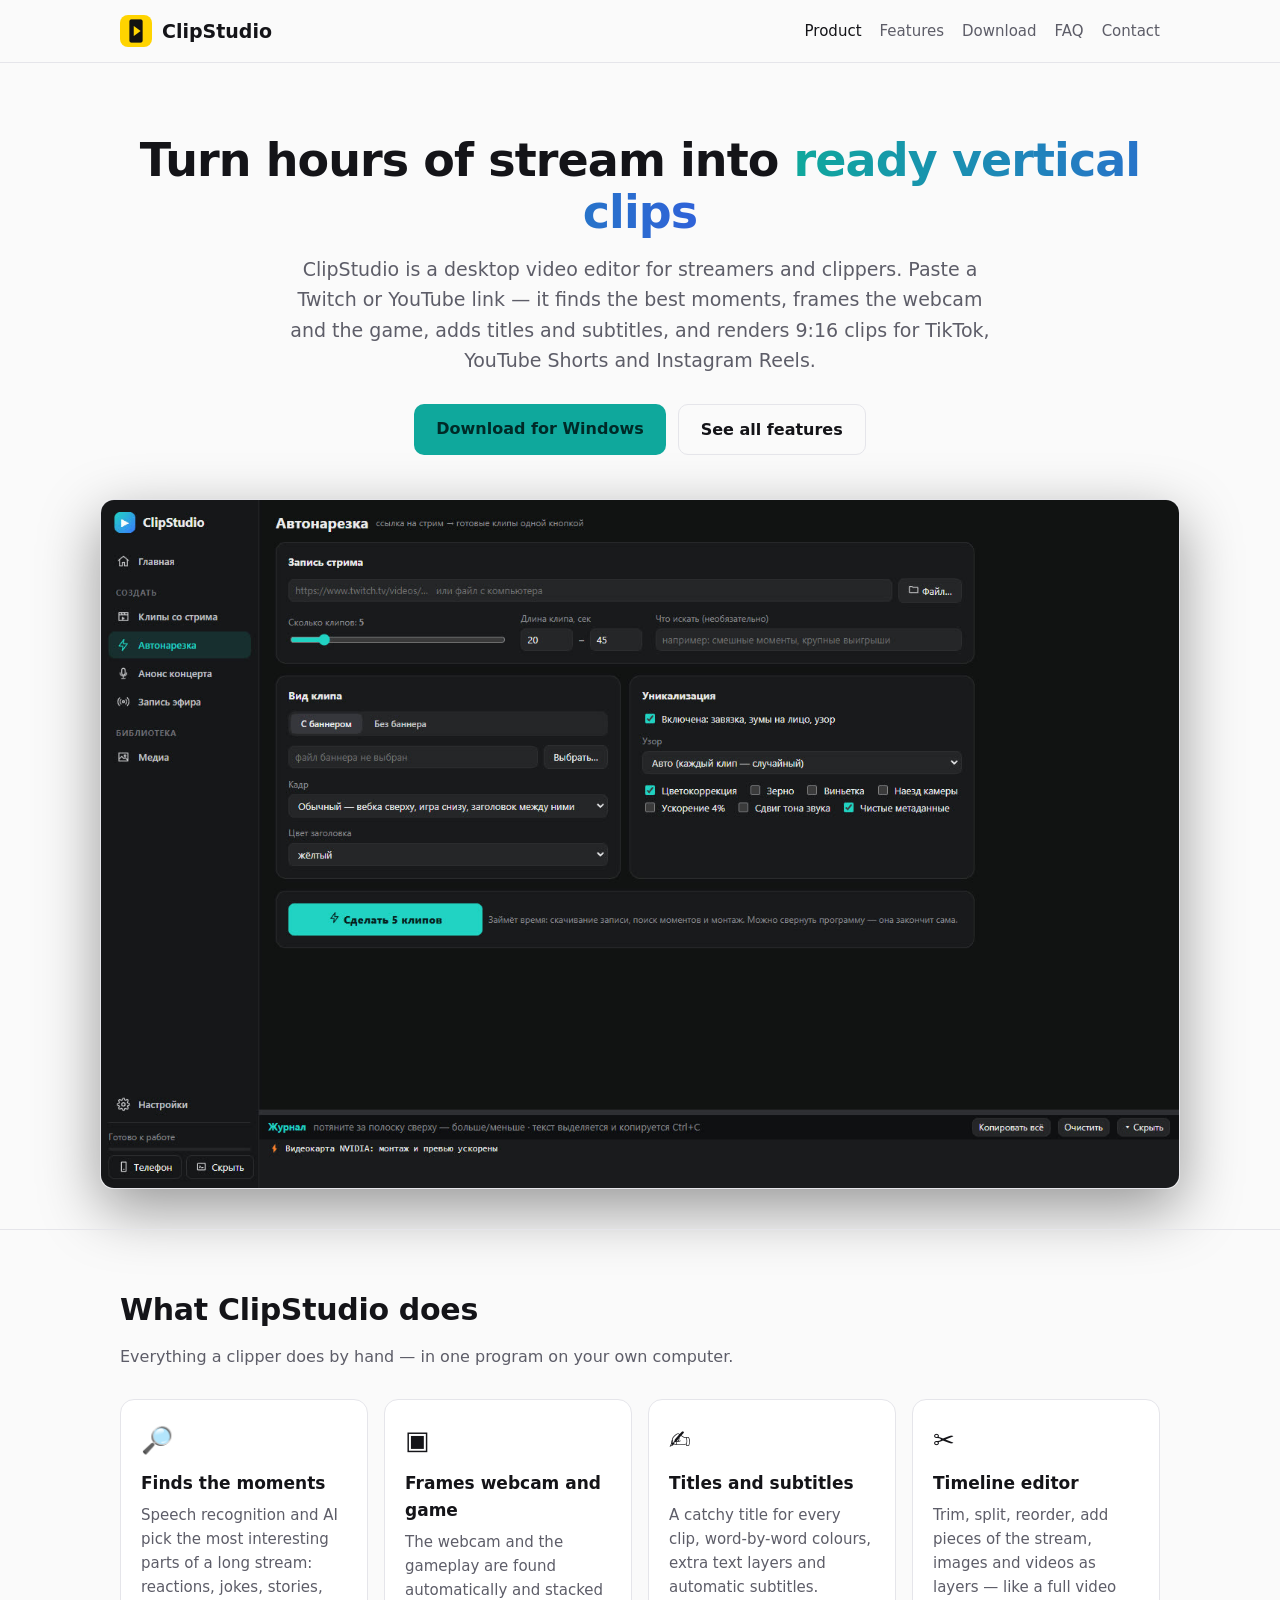
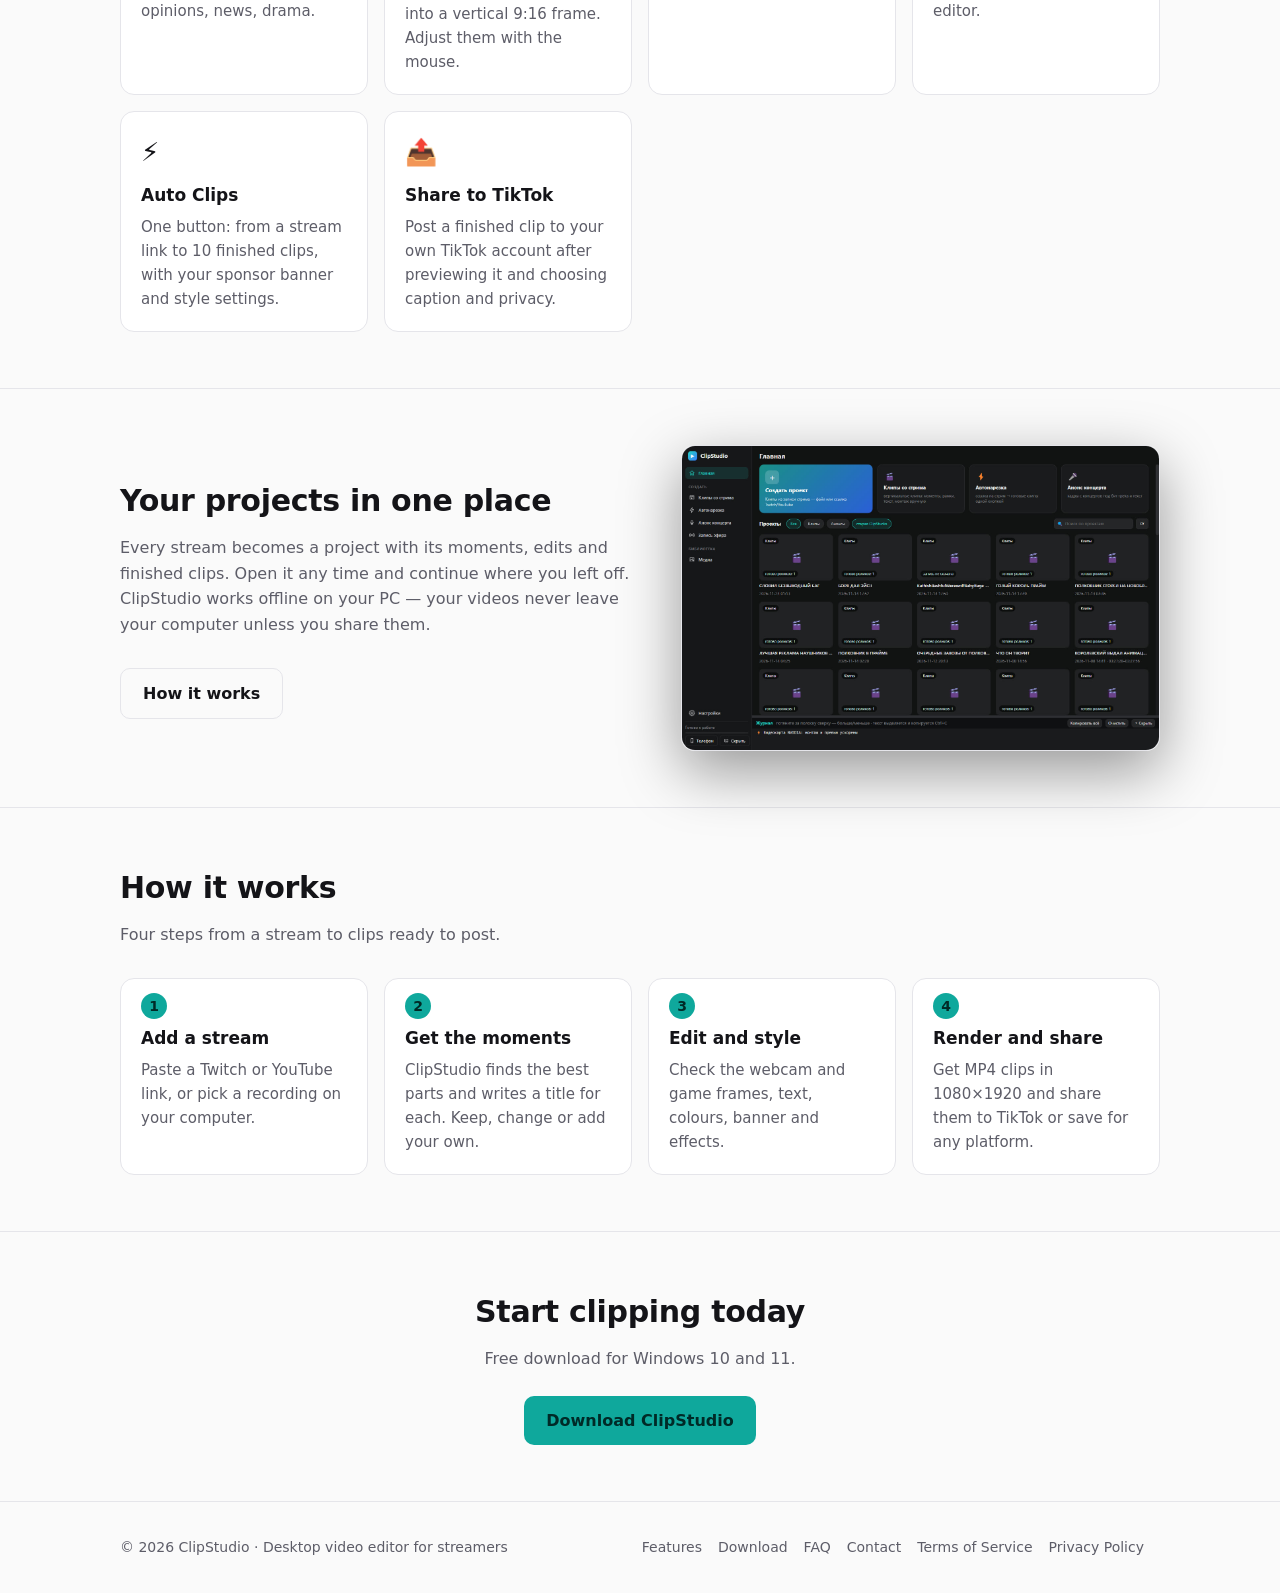
<file: index.html>
<!doctype html>
<html lang="en"><head><meta charset="utf-8"><meta name="viewport" content="width=device-width,initial-scale=1">
<title>ClipStudio — vertical clips from your streams</title><meta name="description" content="ClipStudio is a desktop editor that turns long stream recordings into ready vertical clips for TikTok, Shorts and Reels."><link rel="icon" href="icon.png"><link rel="stylesheet" href="style.css"></head>
<body>
<header class="top"><div class="wrap"><a class="logo" href="index.html"><img src="icon.png" alt="">ClipStudio</a>
<nav><a href="index.html" class="on">Product</a><a href="features.html">Features</a><a href="download.html">Download</a><a href="faq.html">FAQ</a><a href="contact.html">Contact</a></nav></div></header>

<div class="wrap hero">
  <h1>Turn hours of stream into <span>ready vertical clips</span></h1>
  <p>ClipStudio is a desktop video editor for streamers and clippers. Paste a Twitch or YouTube link — it finds the best moments, frames
  the webcam and the game, adds titles and subtitles, and renders 9:16 clips for TikTok, YouTube Shorts and Instagram Reels.</p>
  <div class="cta"><a class="btn" href="download.html">Download for Windows</a><a class="btn ghost" href="features.html">See all features</a></div>
  <img class="shot" src="img/auto.jpg" alt="ClipStudio Auto Clips screen: a stream link, the number of clips and the clip style">
</div>
<section><div class="wrap">
  <h2>What ClipStudio does</h2><p class="lead">Everything a clipper does by hand — in one program on your own computer.</p>
  <div class="grid">
    <div class="card"><div class="ic">🔎</div><h3>Finds the moments</h3><p>Speech recognition and AI pick the most interesting parts of a long stream: reactions, jokes, stories, opinions, news, drama.</p></div>
    <div class="card"><div class="ic">▣</div><h3>Frames webcam and game</h3><p>The webcam and the gameplay are found automatically and stacked into a vertical 9:16 frame. Adjust them with the mouse.</p></div>
    <div class="card"><div class="ic">✍</div><h3>Titles and subtitles</h3><p>A catchy title for every clip, word-by-word colours, extra text layers and automatic subtitles.</p></div>
    <div class="card"><div class="ic">✂</div><h3>Timeline editor</h3><p>Trim, split, reorder, add pieces of the stream, images and videos as layers — like a full video editor.</p></div>
    <div class="card"><div class="ic">⚡</div><h3>Auto Clips</h3><p>One button: from a stream link to 10 finished clips, with your sponsor banner and style settings.</p></div>
    <div class="card"><div class="ic">📤</div><h3>Share to TikTok</h3><p>Post a finished clip to your own TikTok account after previewing it and choosing caption and privacy.</p></div>
  </div>
</div></section>
<section><div class="wrap two">
  <div><h2>Your projects in one place</h2><p class="lead">Every stream becomes a project with its moments, edits and finished clips. Open it any time and continue where you left off.
  ClipStudio works offline on your PC — your videos never leave your computer unless you share them.</p>
  <a class="btn ghost" href="features.html">How it works</a></div>
  <img class="shot" style="margin:0" src="img/home.jpg" alt="ClipStudio home screen with stream projects">
</div></section>
<section><div class="wrap">
  <h2>How it works</h2><p class="lead">Four steps from a stream to clips ready to post.</p>
  <div class="steps">
    <div class="card"><h3>Add a stream</h3><p>Paste a Twitch or YouTube link, or pick a recording on your computer.</p></div>
    <div class="card"><h3>Get the moments</h3><p>ClipStudio finds the best parts and writes a title for each. Keep, change or add your own.</p></div>
    <div class="card"><h3>Edit and style</h3><p>Check the webcam and game frames, text, colours, banner and effects.</p></div>
    <div class="card"><h3>Render and share</h3><p>Get MP4 clips in 1080×1920 and share them to TikTok or save for any platform.</p></div>
  </div>
</div></section>
<section><div class="wrap" style="text-align:center">
  <h2>Start clipping today</h2><p class="lead" style="margin:0 auto 24px">Free download for Windows 10 and 11.</p>
  <a class="btn" href="download.html">Download ClipStudio</a>
</div></section>
<footer><div class="wrap"><div>© 2026 ClipStudio · Desktop video editor for streamers</div>
<div><a href="features.html">Features</a><a href="download.html">Download</a><a href="faq.html">FAQ</a><a href="contact.html">Contact</a><a href="terms.html">Terms of Service</a><a href="privacy.html">Privacy Policy</a></div></div></footer>
</body></html>
</file>
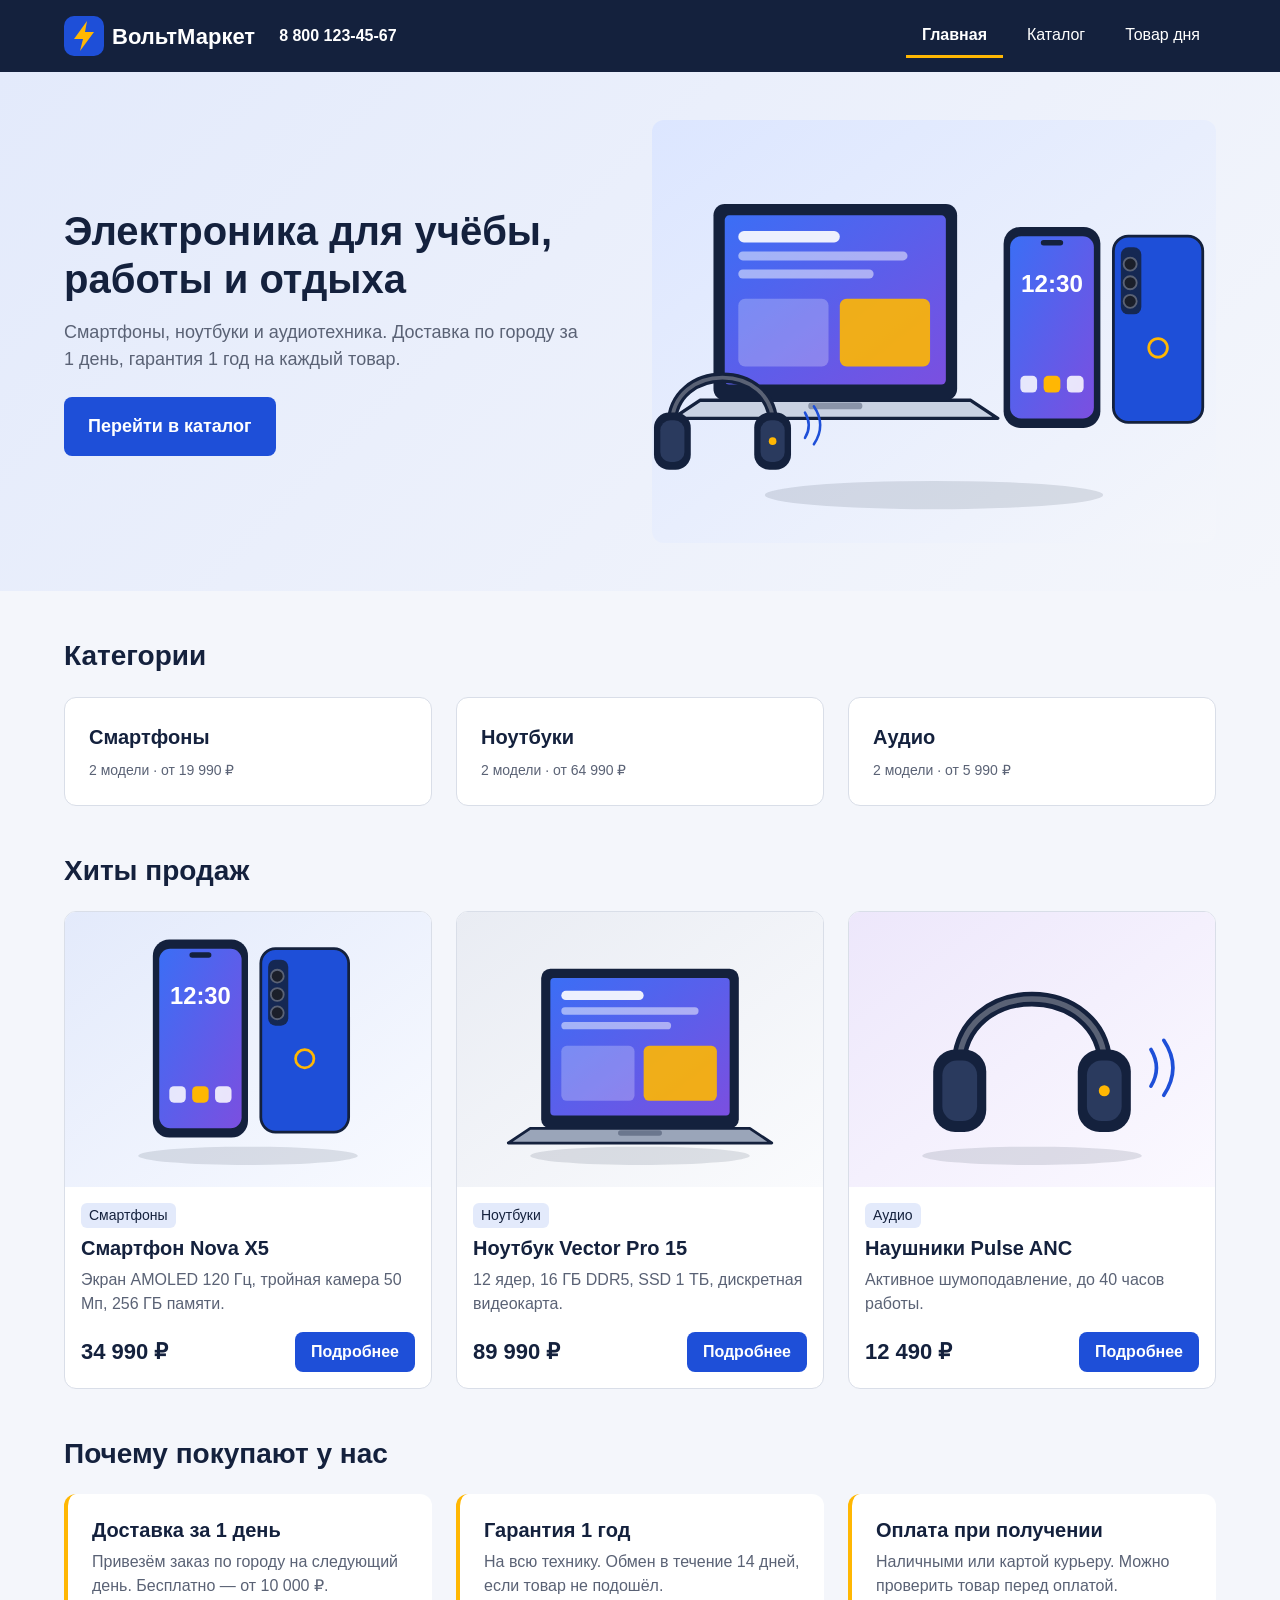
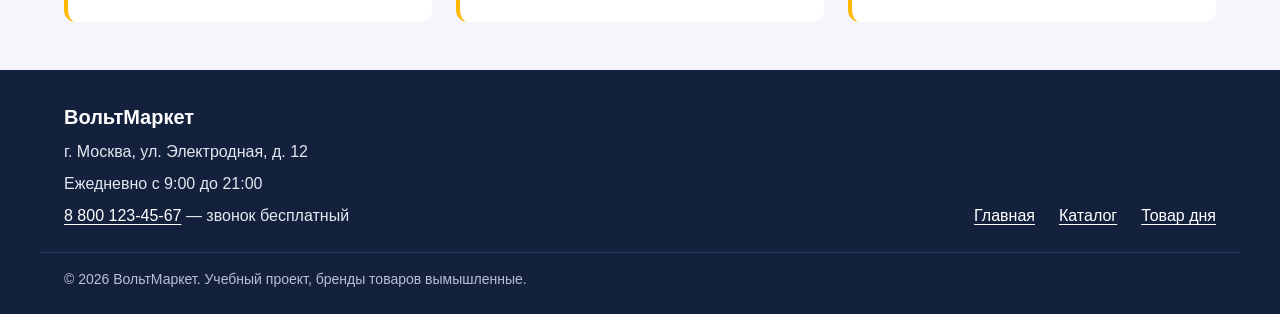
<file: electronics-store/index.html>
<!DOCTYPE html>
<html lang="ru">
<head>
  <meta charset="UTF-8">
  <meta name="viewport" content="width=device-width, initial-scale=1">
  <title>Главная — ВольтМаркет, магазин электроники</title>
  <meta name="description" content="ВольтМаркет — смартфоны, ноутбуки и аудиотехника с доставкой за 1 день и гарантией 1 год.">
  <link rel="icon" href="assets/img/favicon.svg" type="image/svg+xml">
  <link rel="stylesheet" href="assets/css/style.css">
</head>
<body>
  <a class="skip-link" href="#main">Перейти к содержимому</a>

  <header class="site-header">
    <div class="container site-header__inner">
      <a class="logo" href="index.html">
        <img class="logo__icon" src="assets/img/logo.svg" alt="" width="40" height="40">
        <span class="logo__text">ВольтМаркет</span>
      </a>
      <a class="site-header__phone" href="tel:+78001234567">8 800 123-45-67</a>
      <nav class="nav" aria-label="Основное меню">
        <ul class="nav__list">
          <li><a class="nav__link" href="index.html" aria-current="page">Главная</a></li>
          <li><a class="nav__link" href="catalog.html">Каталог</a></li>
          <li><a class="nav__link" href="detail.html">Товар дня</a></li>
        </ul>
      </nav>
    </div>
  </header>

  <main id="main" tabindex="-1">
    <section class="hero" aria-labelledby="hero-title">
      <div class="container hero__inner">
        <div class="hero__text">
          <h1 id="hero-title" class="hero__title">Электроника для учёбы, работы и отдыха</h1>
          <p class="hero__lead">Смартфоны, ноутбуки и аудиотехника. Доставка по городу за 1 день, гарантия 1 год на каждый товар.</p>
          <a class="btn btn--large" href="catalog.html">Перейти в каталог</a>
        </div>
        <img class="hero__img" src="assets/img/hero.svg" alt="Ноутбук, смартфон и наушники из ассортимента магазина" width="400" height="300">
      </div>
    </section>

    <section class="section" aria-labelledby="categories-title">
      <div class="container">
        <h2 id="categories-title" class="section__title">Категории</h2>
        <ul class="categories">
          <li>
            <a class="category" href="catalog.html?cat=phones">
              <span class="category__name">Смартфоны</span>
              <span class="category__count">2 модели · от 19 990 ₽</span>
            </a>
          </li>
          <li>
            <a class="category" href="catalog.html?cat=laptops">
              <span class="category__name">Ноутбуки</span>
              <span class="category__count">2 модели · от 64 990 ₽</span>
            </a>
          </li>
          <li>
            <a class="category" href="catalog.html?cat=audio">
              <span class="category__name">Аудио</span>
              <span class="category__count">2 модели · от 5 990 ₽</span>
            </a>
          </li>
        </ul>
      </div>
    </section>

    <section class="section" aria-labelledby="hits-title">
      <div class="container">
        <h2 id="hits-title" class="section__title">Хиты продаж</h2>
        <div class="grid">
          <article class="card">
            <img class="card__img" src="assets/img/nova-x5.svg" alt="Смартфон Nova X5 синего цвета с тройной камерой" width="400" height="300">
            <div class="card__body">
              <p class="card__cat">Смартфоны</p>
              <h3 class="card__title">Смартфон Nova X5</h3>
              <p class="card__text">Экран AMOLED 120 Гц, тройная камера 50 Мп, 256 ГБ памяти.</p>
              <div class="card__footer">
                <p class="card__price">34 990 ₽</p>
                <a class="btn" href="detail.html?id=nova-x5">Подробнее<span class="visually-hidden">: Смартфон Nova X5</span></a>
              </div>
            </div>
          </article>
          <article class="card">
            <img class="card__img" src="assets/img/vector-pro.svg" alt="Ноутбук Vector Pro 15 в сером корпусе" width="400" height="300">
            <div class="card__body">
              <p class="card__cat">Ноутбуки</p>
              <h3 class="card__title">Ноутбук Vector Pro 15</h3>
              <p class="card__text">12 ядер, 16 ГБ DDR5, SSD 1 ТБ, дискретная видеокарта.</p>
              <div class="card__footer">
                <p class="card__price">89 990 ₽</p>
                <a class="btn" href="detail.html?id=vector-pro">Подробнее<span class="visually-hidden">: Ноутбук Vector Pro 15</span></a>
              </div>
            </div>
          </article>
          <article class="card">
            <img class="card__img" src="assets/img/pulse-anc.svg" alt="Чёрные беспроводные наушники Pulse ANC" width="400" height="300">
            <div class="card__body">
              <p class="card__cat">Аудио</p>
              <h3 class="card__title">Наушники Pulse ANC</h3>
              <p class="card__text">Активное шумоподавление, до 40 часов работы.</p>
              <div class="card__footer">
                <p class="card__price">12 490 ₽</p>
                <a class="btn" href="detail.html?id=pulse-anc">Подробнее<span class="visually-hidden">: Наушники Pulse ANC</span></a>
              </div>
            </div>
          </article>
        </div>
      </div>
    </section>

    <section class="section" aria-labelledby="benefits-title">
      <div class="container">
        <h2 id="benefits-title" class="section__title">Почему покупают у нас</h2>
        <ul class="benefits">
          <li class="benefit">
            <h3 class="benefit__title">Доставка за 1 день</h3>
            <p>Привезём заказ по городу на следующий день. Бесплатно — от 10 000 ₽.</p>
          </li>
          <li class="benefit">
            <h3 class="benefit__title">Гарантия 1 год</h3>
            <p>На всю технику. Обмен в течение 14 дней, если товар не подошёл.</p>
          </li>
          <li class="benefit">
            <h3 class="benefit__title">Оплата при получении</h3>
            <p>Наличными или картой курьеру. Можно проверить товар перед оплатой.</p>
          </li>
        </ul>
      </div>
    </section>
  </main>

  <footer class="site-footer">
    <div class="container site-footer__inner">
      <div>
        <p class="site-footer__brand">ВольтМаркет</p>
        <p>г. Москва, ул. Электродная, д. 12</p>
        <p>Ежедневно с 9:00 до 21:00</p>
        <p><a href="tel:+78001234567">8 800 123-45-67</a> — звонок бесплатный</p>
      </div>
      <nav aria-label="Меню в подвале">
        <ul class="site-footer__links">
          <li><a href="index.html">Главная</a></li>
          <li><a href="catalog.html">Каталог</a></li>
          <li><a href="detail.html">Товар дня</a></li>
        </ul>
      </nav>
    </div>
    <p class="container site-footer__copy">© 2026 ВольтМаркет. Учебный проект, бренды товаров вымышленные.</p>
  </footer>
</body>
</html>
</file>
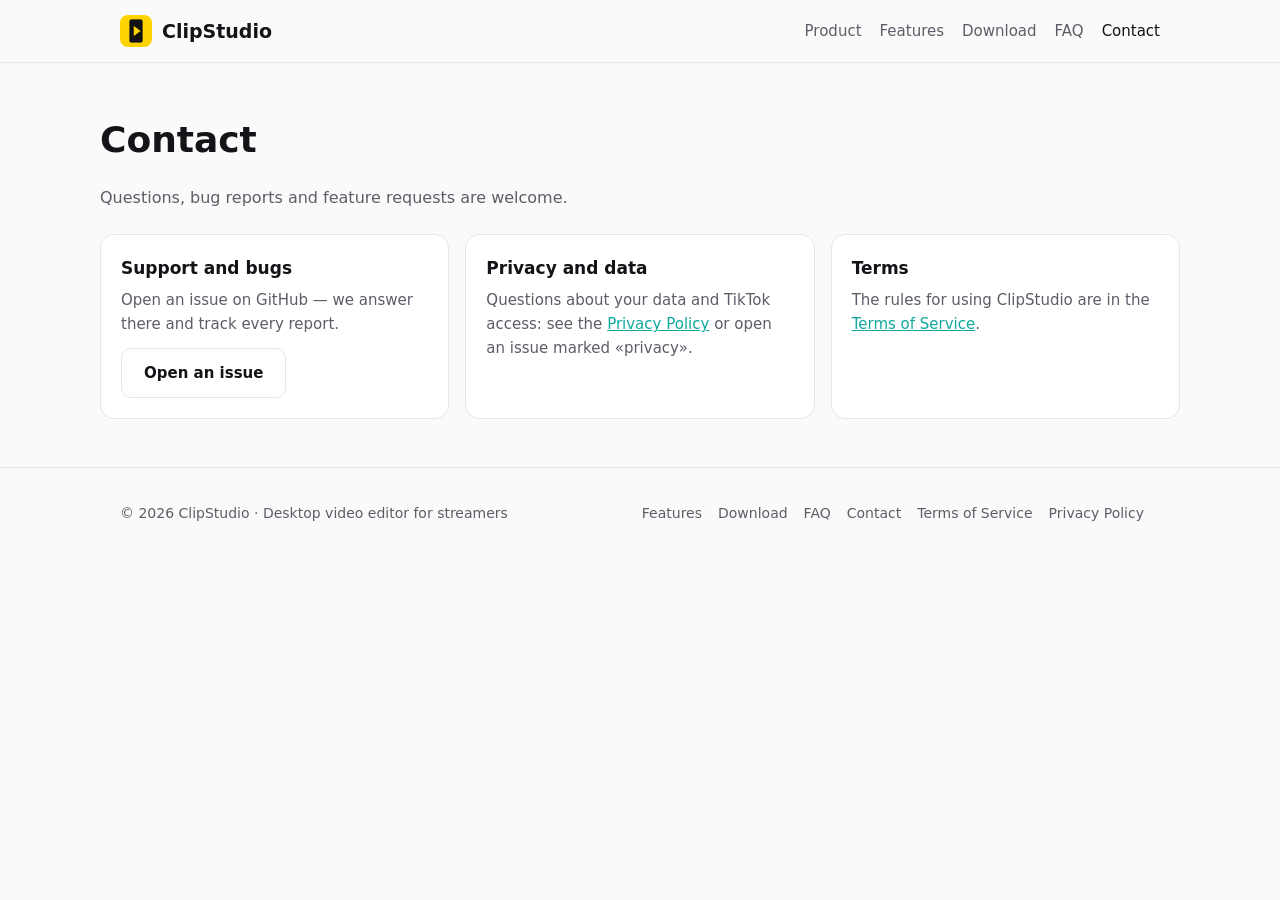
<file: contact.html>
<!doctype html>
<html lang="en"><head><meta charset="utf-8"><meta name="viewport" content="width=device-width,initial-scale=1">
<title>Contact — ClipStudio</title><meta name="description" content="Contact the ClipStudio team."><link rel="icon" href="icon.png"><link rel="stylesheet" href="style.css"></head>
<body>
<header class="top"><div class="wrap"><a class="logo" href="index.html"><img src="icon.png" alt="">ClipStudio</a>
<nav><a href="index.html">Product</a><a href="features.html">Features</a><a href="download.html">Download</a><a href="faq.html">FAQ</a><a href="contact.html" class="on">Contact</a></nav></div></header>

<div class="wrap page"><h1>Contact</h1><p class="dim">Questions, bug reports and feature requests are welcome.</p>
<div class="grid" style="margin-top:24px">
<div class="card"><h3>Support and bugs</h3><p>Open an issue on GitHub — we answer there and track every report.</p><p style="margin-top:12px"><a class="btn ghost" href="https://github.com/leynov192/clipstudio2-releases/issues">Open an issue</a></p></div>
<div class="card"><h3>Privacy and data</h3><p>Questions about your data and TikTok access: see the <a href="privacy.html">Privacy Policy</a> or open an issue marked «privacy».</p></div>
<div class="card"><h3>Terms</h3><p>The rules for using ClipStudio are in the <a href="terms.html">Terms of Service</a>.</p></div>
</div></div>
<footer><div class="wrap"><div>© 2026 ClipStudio · Desktop video editor for streamers</div>
<div><a href="features.html">Features</a><a href="download.html">Download</a><a href="faq.html">FAQ</a><a href="contact.html">Contact</a><a href="terms.html">Terms of Service</a><a href="privacy.html">Privacy Policy</a></div></div></footer>
</body></html>
</file>
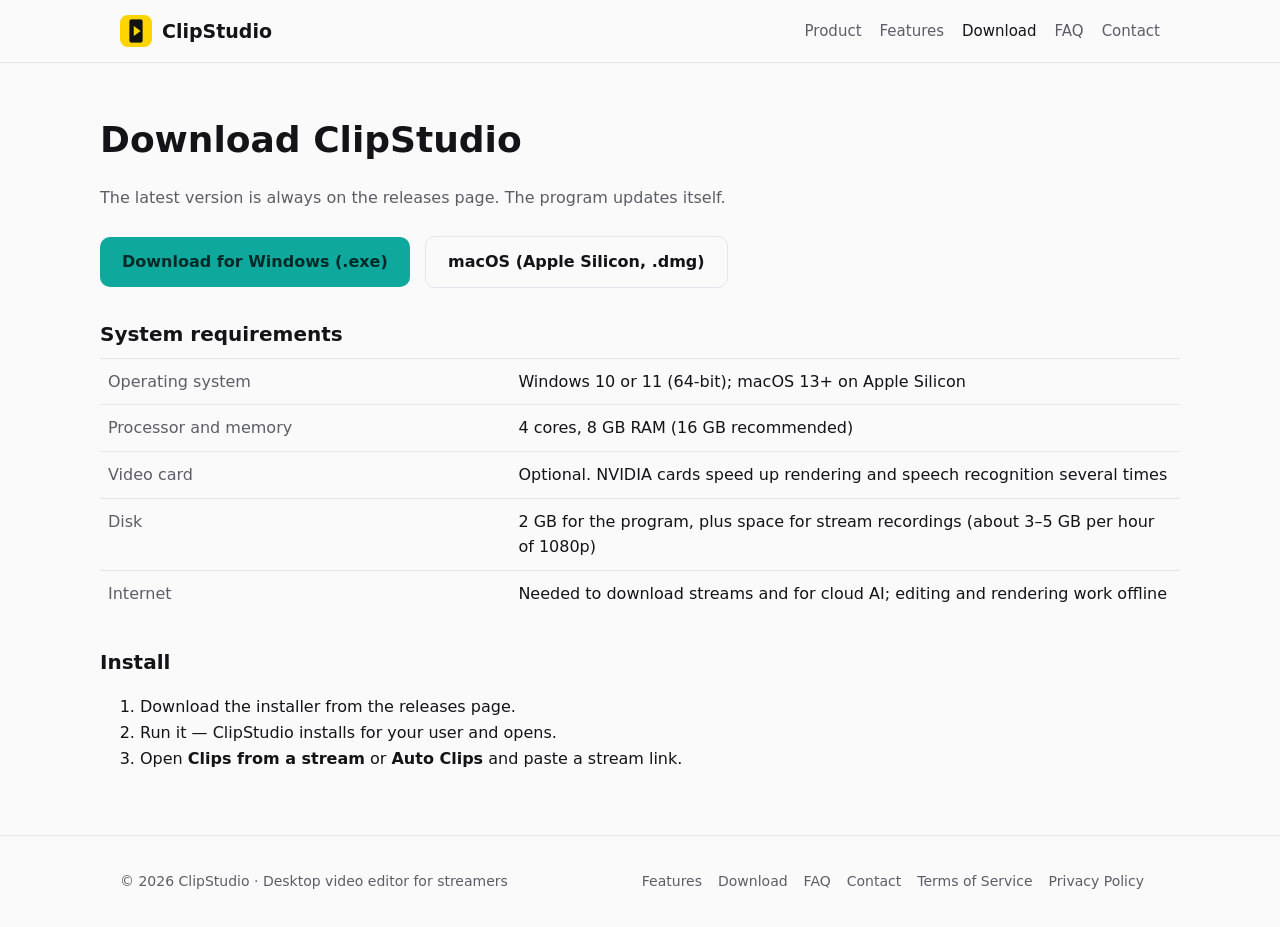
<file: download.html>
<!doctype html>
<html lang="en"><head><meta charset="utf-8"><meta name="viewport" content="width=device-width,initial-scale=1">
<title>Download — ClipStudio</title><meta name="description" content="Download ClipStudio for Windows."><link rel="icon" href="icon.png"><link rel="stylesheet" href="style.css"></head>
<body>
<header class="top"><div class="wrap"><a class="logo" href="index.html"><img src="icon.png" alt="">ClipStudio</a>
<nav><a href="index.html">Product</a><a href="features.html">Features</a><a href="download.html" class="on">Download</a><a href="faq.html">FAQ</a><a href="contact.html">Contact</a></nav></div></header>

<div class="wrap page"><h1>Download ClipStudio</h1><p class="dim">The latest version is always on the releases page. The program updates itself.</p>
<p style="margin:26px 0"><a class="btn" href="https://github.com/leynov192/clipstudio2-releases/releases/latest">Download for Windows (.exe)</a> &nbsp; <a class="btn ghost" href="https://github.com/leynov192/clipstudio2-releases/releases/latest">macOS (Apple Silicon, .dmg)</a></p>
<h2>System requirements</h2>
<table class="req">
<tr><td>Operating system</td><td>Windows 10 or 11 (64-bit); macOS 13+ on Apple Silicon</td></tr>
<tr><td>Processor and memory</td><td>4 cores, 8 GB RAM (16 GB recommended)</td></tr>
<tr><td>Video card</td><td>Optional. NVIDIA cards speed up rendering and speech recognition several times</td></tr>
<tr><td>Disk</td><td>2 GB for the program, plus space for stream recordings (about 3–5 GB per hour of 1080p)</td></tr>
<tr><td>Internet</td><td>Needed to download streams and for cloud AI; editing and rendering work offline</td></tr>
</table>
<h2>Install</h2>
<ol><li>Download the installer from the releases page.</li><li>Run it — ClipStudio installs for your user and opens.</li>
<li>Open <b>Clips from a stream</b> or <b>Auto Clips</b> and paste a stream link.</li></ol>
</div>
<footer><div class="wrap"><div>© 2026 ClipStudio · Desktop video editor for streamers</div>
<div><a href="features.html">Features</a><a href="download.html">Download</a><a href="faq.html">FAQ</a><a href="contact.html">Contact</a><a href="terms.html">Terms of Service</a><a href="privacy.html">Privacy Policy</a></div></div></footer>
</body></html>
</file>
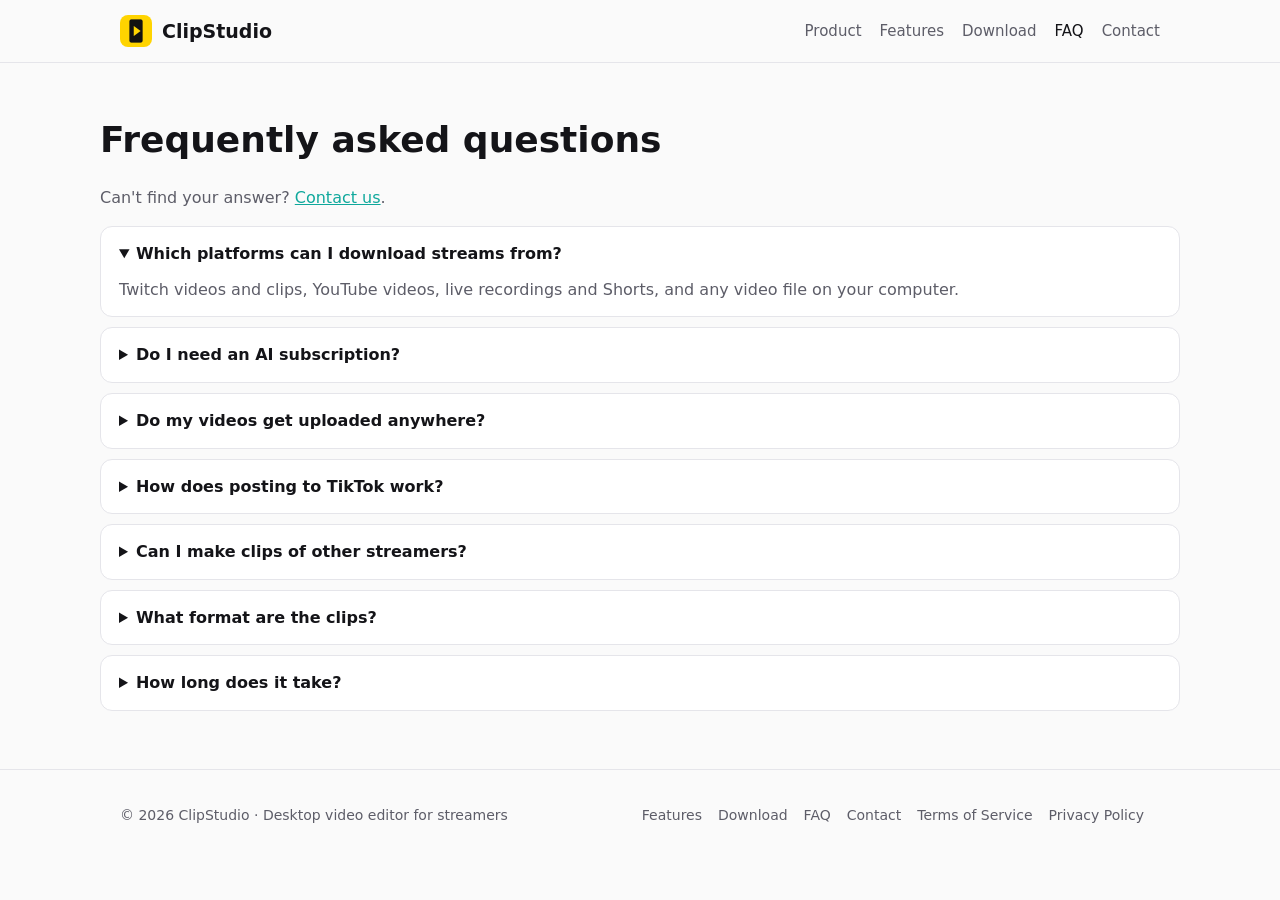
<file: faq.html>
<!doctype html>
<html lang="en"><head><meta charset="utf-8"><meta name="viewport" content="width=device-width,initial-scale=1">
<title>FAQ — ClipStudio</title><meta name="description" content="Answers to common questions about ClipStudio."><link rel="icon" href="icon.png"><link rel="stylesheet" href="style.css"></head>
<body>
<header class="top"><div class="wrap"><a class="logo" href="index.html"><img src="icon.png" alt="">ClipStudio</a>
<nav><a href="index.html">Product</a><a href="features.html">Features</a><a href="download.html">Download</a><a href="faq.html" class="on">FAQ</a><a href="contact.html">Contact</a></nav></div></header>

<div class="wrap page"><h1>Frequently asked questions</h1><p class="dim">Can't find your answer? <a href="contact.html">Contact us</a>.</p>
<details open><summary>Which platforms can I download streams from?</summary><p>Twitch videos and clips, YouTube videos, live recordings and Shorts, and any video file on your computer.</p></details>
<details><summary>Do I need an AI subscription?</summary><p>No. ClipStudio can find moments without AI or with free AI on your own computer. A cloud AI key is optional and gives the best results.</p></details>
<details><summary>Do my videos get uploaded anywhere?</summary><p>No. Recording, editing and rendering happen on your computer. Audio goes to a cloud speech service only if you choose cloud AI, and a clip goes to TikTok only when you post it.</p></details>
<details><summary>How does posting to TikTok work?</summary><p>You connect your TikTok account through TikTok's official sign-in. Before each post you see the video, edit the caption, choose who can view it and the interaction settings, and press Post. You can disconnect at any time.</p></details>
<details><summary>Can I make clips of other streamers?</summary><p>Only with the right to use the content — for example your own streams or streamers' clipping programs that allow it. You are responsible for the content you publish.</p></details>
<details><summary>What format are the clips?</summary><p>MP4, H.264, 1080×1920, 30 fps, with stereo AAC sound — ready for TikTok, YouTube Shorts and Instagram Reels.</p></details>
<details><summary>How long does it take?</summary><p>Rendering a clip takes 10–30 seconds on a modern PC. Finding moments in a 6-hour stream takes from a few minutes to about half an hour, depending on the mode.</p></details>
</div>
<footer><div class="wrap"><div>© 2026 ClipStudio · Desktop video editor for streamers</div>
<div><a href="features.html">Features</a><a href="download.html">Download</a><a href="faq.html">FAQ</a><a href="contact.html">Contact</a><a href="terms.html">Terms of Service</a><a href="privacy.html">Privacy Policy</a></div></div></footer>
</body></html>
</file>
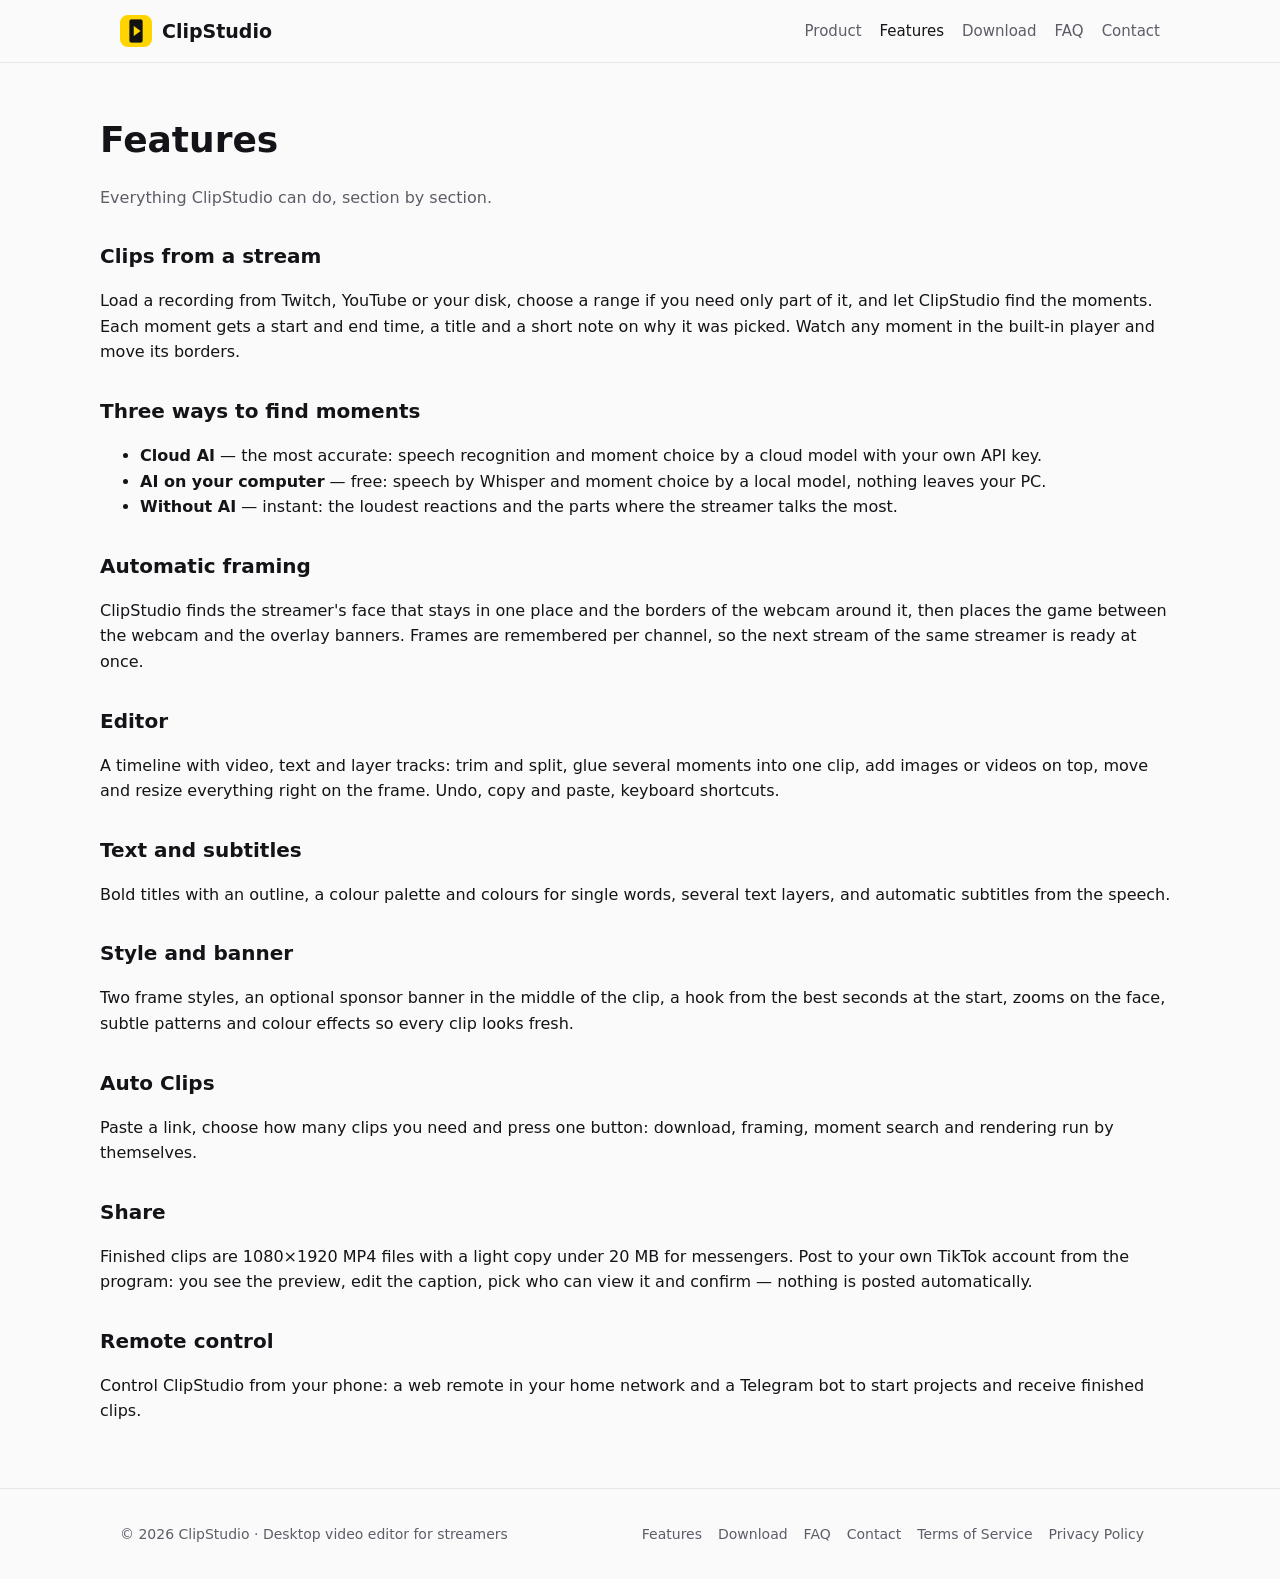
<file: features.html>
<!doctype html>
<html lang="en"><head><meta charset="utf-8"><meta name="viewport" content="width=device-width,initial-scale=1">
<title>Features — ClipStudio</title><meta name="description" content="All ClipStudio features: moment search, webcam framing, titles, subtitles, timeline editor, auto clips, TikTok sharing."><link rel="icon" href="icon.png"><link rel="stylesheet" href="style.css"></head>
<body>
<header class="top"><div class="wrap"><a class="logo" href="index.html"><img src="icon.png" alt="">ClipStudio</a>
<nav><a href="index.html">Product</a><a href="features.html" class="on">Features</a><a href="download.html">Download</a><a href="faq.html">FAQ</a><a href="contact.html">Contact</a></nav></div></header>

<div class="wrap page"><h1>Features</h1><p class="dim">Everything ClipStudio can do, section by section.</p>
<h2>Clips from a stream</h2>
<p>Load a recording from Twitch, YouTube or your disk, choose a range if you need only part of it, and let ClipStudio find the moments.
Each moment gets a start and end time, a title and a short note on why it was picked. Watch any moment in the built-in player and move its borders.</p>
<h2>Three ways to find moments</h2>
<ul><li><b>Cloud AI</b> — the most accurate: speech recognition and moment choice by a cloud model with your own API key.</li>
<li><b>AI on your computer</b> — free: speech by Whisper and moment choice by a local model, nothing leaves your PC.</li>
<li><b>Without AI</b> — instant: the loudest reactions and the parts where the streamer talks the most.</li></ul>
<h2>Automatic framing</h2>
<p>ClipStudio finds the streamer's face that stays in one place and the borders of the webcam around it, then places the game between the
webcam and the overlay banners. Frames are remembered per channel, so the next stream of the same streamer is ready at once.</p>
<h2>Editor</h2>
<p>A timeline with video, text and layer tracks: trim and split, glue several moments into one clip, add images or videos on top, move and
resize everything right on the frame. Undo, copy and paste, keyboard shortcuts.</p>
<h2>Text and subtitles</h2>
<p>Bold titles with an outline, a colour palette and colours for single words, several text layers, and automatic subtitles from the speech.</p>
<h2>Style and banner</h2>
<p>Two frame styles, an optional sponsor banner in the middle of the clip, a hook from the best seconds at the start, zooms on the face,
subtle patterns and colour effects so every clip looks fresh.</p>
<h2>Auto Clips</h2>
<p>Paste a link, choose how many clips you need and press one button: download, framing, moment search and rendering run by themselves.</p>
<h2>Share</h2>
<p>Finished clips are 1080×1920 MP4 files with a light copy under 20 MB for messengers. Post to your own TikTok account from the program:
you see the preview, edit the caption, pick who can view it and confirm — nothing is posted automatically.</p>
<h2>Remote control</h2>
<p>Control ClipStudio from your phone: a web remote in your home network and a Telegram bot to start projects and receive finished clips.</p>
</div>
<footer><div class="wrap"><div>© 2026 ClipStudio · Desktop video editor for streamers</div>
<div><a href="features.html">Features</a><a href="download.html">Download</a><a href="faq.html">FAQ</a><a href="contact.html">Contact</a><a href="terms.html">Terms of Service</a><a href="privacy.html">Privacy Policy</a></div></div></footer>
</body></html>
</file>
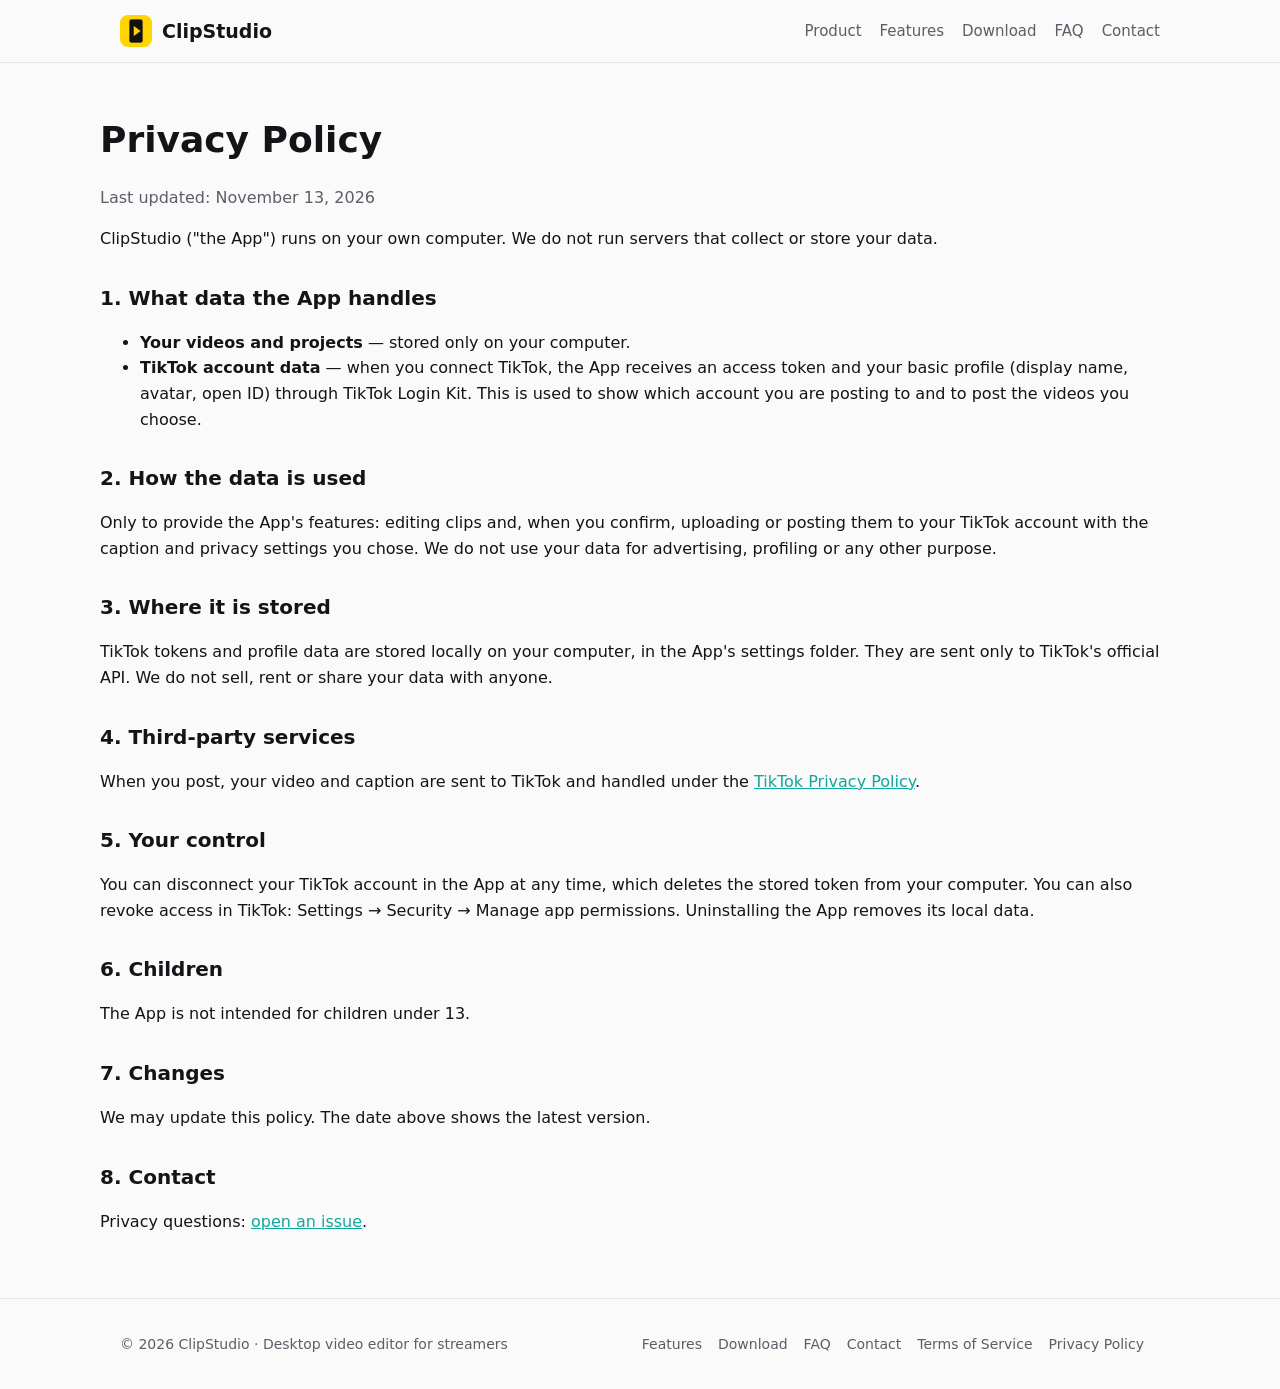
<file: privacy.html>
<!doctype html>
<html lang="en"><head><meta charset="utf-8"><meta name="viewport" content="width=device-width,initial-scale=1">
<title>Privacy Policy — ClipStudio</title><meta name="description" content="Privacy Policy — ClipStudio"><link rel="icon" href="icon.png"><link rel="stylesheet" href="style.css"></head>
<body>
<header class="top"><div class="wrap"><a class="logo" href="index.html"><img src="icon.png" alt="">ClipStudio</a>
<nav><a href="index.html">Product</a><a href="features.html">Features</a><a href="download.html">Download</a><a href="faq.html">FAQ</a><a href="contact.html">Contact</a></nav></div></header>
<div class="wrap page"><h1>Privacy Policy</h1><p class="dim">Last updated: November 13, 2026</p>
<p>ClipStudio ("the App") runs on your own computer. We do not run servers that collect or store your data.</p>
<h2>1. What data the App handles</h2><ul>
<li><b>Your videos and projects</b> — stored only on your computer.</li>
<li><b>TikTok account data</b> — when you connect TikTok, the App receives an access token and your basic profile (display name, avatar, open ID) through TikTok Login Kit. This is used to show which account you are posting to and to post the videos you choose.</li></ul>
<h2>2. How the data is used</h2><p>Only to provide the App's features: editing clips and, when you confirm, uploading or posting them to your TikTok account with the caption and privacy settings you chose. We do not use your data for advertising, profiling or any other purpose.</p>
<h2>3. Where it is stored</h2><p>TikTok tokens and profile data are stored locally on your computer, in the App's settings folder. They are sent only to TikTok's official API. We do not sell, rent or share your data with anyone.</p>
<h2>4. Third-party services</h2><p>When you post, your video and caption are sent to TikTok and handled under the <a href="https://www.tiktok.com/legal/privacy-policy">TikTok Privacy Policy</a>.</p>
<h2>5. Your control</h2><p>You can disconnect your TikTok account in the App at any time, which deletes the stored token from your computer. You can also revoke access in TikTok: Settings → Security → Manage app permissions. Uninstalling the App removes its local data.</p>
<h2>6. Children</h2><p>The App is not intended for children under 13.</p>
<h2>7. Changes</h2><p>We may update this policy. The date above shows the latest version.</p>
<h2>8. Contact</h2><p>Privacy questions: <a href="https://github.com/leynov192/clipstudio2-releases/issues">open an issue</a>.</p>
</div>
<footer><div class="wrap"><div>© 2026 ClipStudio · Desktop video editor for streamers</div>
<div><a href="features.html">Features</a><a href="download.html">Download</a><a href="faq.html">FAQ</a><a href="contact.html">Contact</a><a href="terms.html">Terms of Service</a><a href="privacy.html">Privacy Policy</a></div></div></footer>
</body></html>
</file>
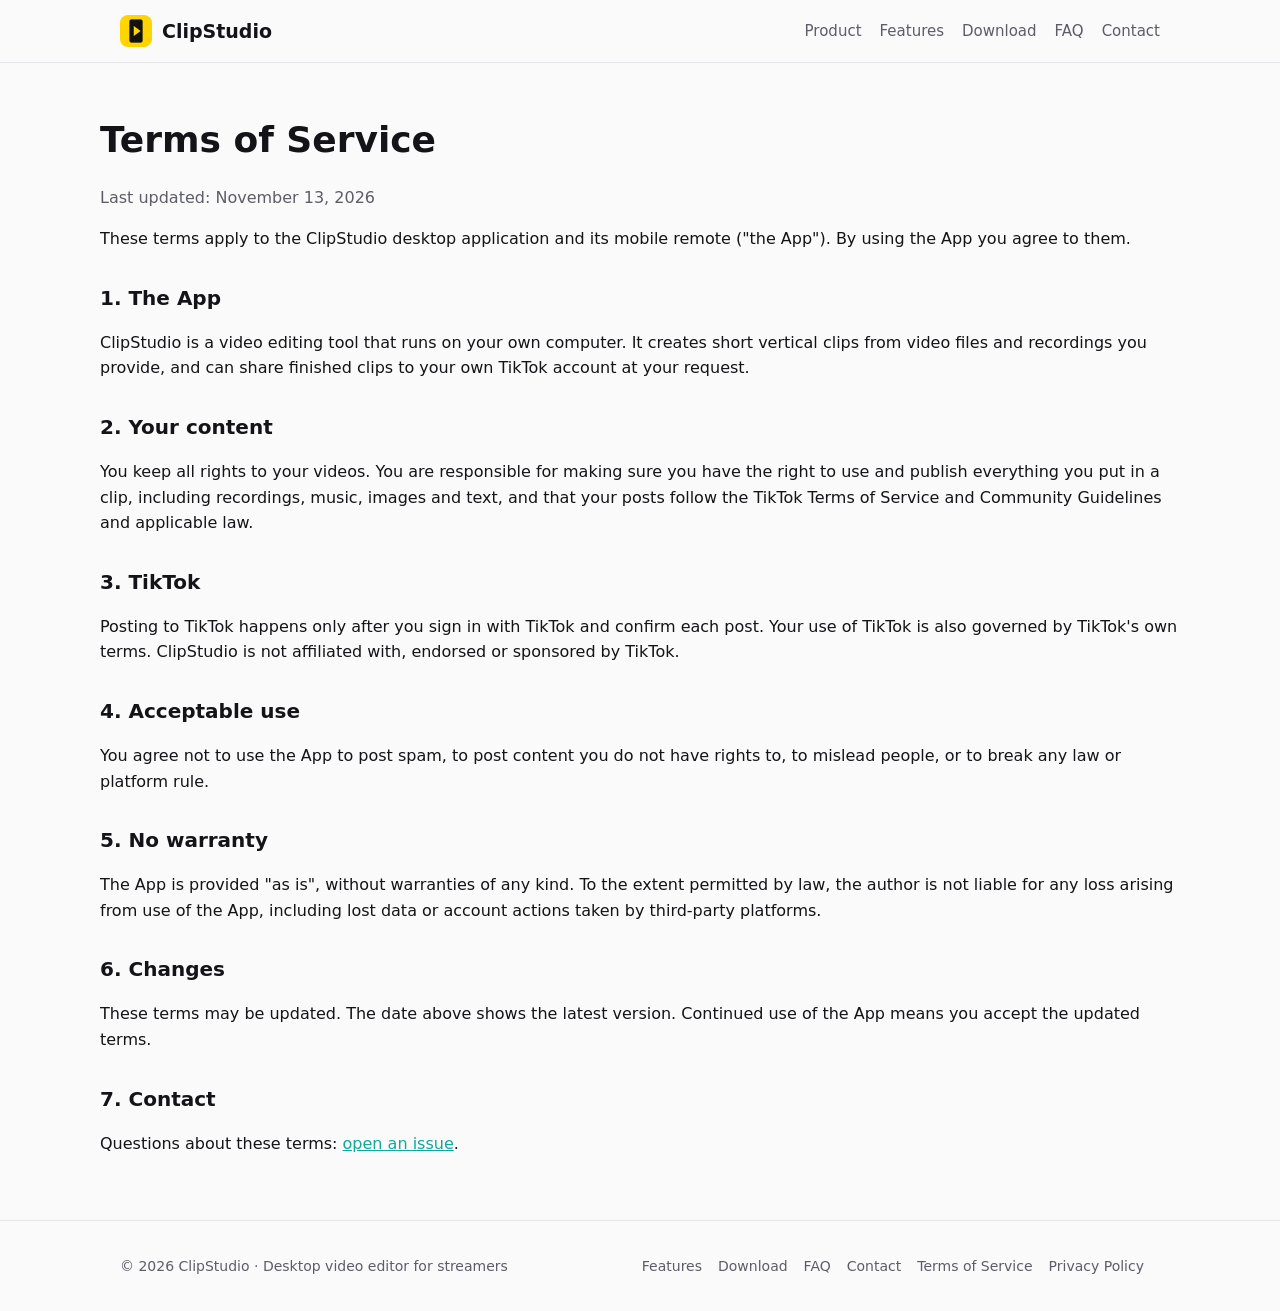
<file: terms.html>
<!doctype html>
<html lang="en"><head><meta charset="utf-8"><meta name="viewport" content="width=device-width,initial-scale=1">
<title>Terms of Service — ClipStudio</title><meta name="description" content="Terms of Service — ClipStudio"><link rel="icon" href="icon.png"><link rel="stylesheet" href="style.css"></head>
<body>
<header class="top"><div class="wrap"><a class="logo" href="index.html"><img src="icon.png" alt="">ClipStudio</a>
<nav><a href="index.html">Product</a><a href="features.html">Features</a><a href="download.html">Download</a><a href="faq.html">FAQ</a><a href="contact.html">Contact</a></nav></div></header>
<div class="wrap page"><h1>Terms of Service</h1><p class="dim">Last updated: November 13, 2026</p>
<p>These terms apply to the ClipStudio desktop application and its mobile remote ("the App"). By using the App you agree to them.</p>
<h2>1. The App</h2><p>ClipStudio is a video editing tool that runs on your own computer. It creates short vertical clips from video files and recordings you provide, and can share finished clips to your own TikTok account at your request.</p>
<h2>2. Your content</h2><p>You keep all rights to your videos. You are responsible for making sure you have the right to use and publish everything you put in a clip, including recordings, music, images and text, and that your posts follow the TikTok Terms of Service and Community Guidelines and applicable law.</p>
<h2>3. TikTok</h2><p>Posting to TikTok happens only after you sign in with TikTok and confirm each post. Your use of TikTok is also governed by TikTok's own terms. ClipStudio is not affiliated with, endorsed or sponsored by TikTok.</p>
<h2>4. Acceptable use</h2><p>You agree not to use the App to post spam, to post content you do not have rights to, to mislead people, or to break any law or platform rule.</p>
<h2>5. No warranty</h2><p>The App is provided "as is", without warranties of any kind. To the extent permitted by law, the author is not liable for any loss arising from use of the App, including lost data or account actions taken by third-party platforms.</p>
<h2>6. Changes</h2><p>These terms may be updated. The date above shows the latest version. Continued use of the App means you accept the updated terms.</p>
<h2>7. Contact</h2><p>Questions about these terms: <a href="https://github.com/leynov192/clipstudio2-releases/issues">open an issue</a>.</p>
</div>
<footer><div class="wrap"><div>© 2026 ClipStudio · Desktop video editor for streamers</div>
<div><a href="features.html">Features</a><a href="download.html">Download</a><a href="faq.html">FAQ</a><a href="contact.html">Contact</a><a href="terms.html">Terms of Service</a><a href="privacy.html">Privacy Policy</a></div></div></footer>
</body></html>
</file>
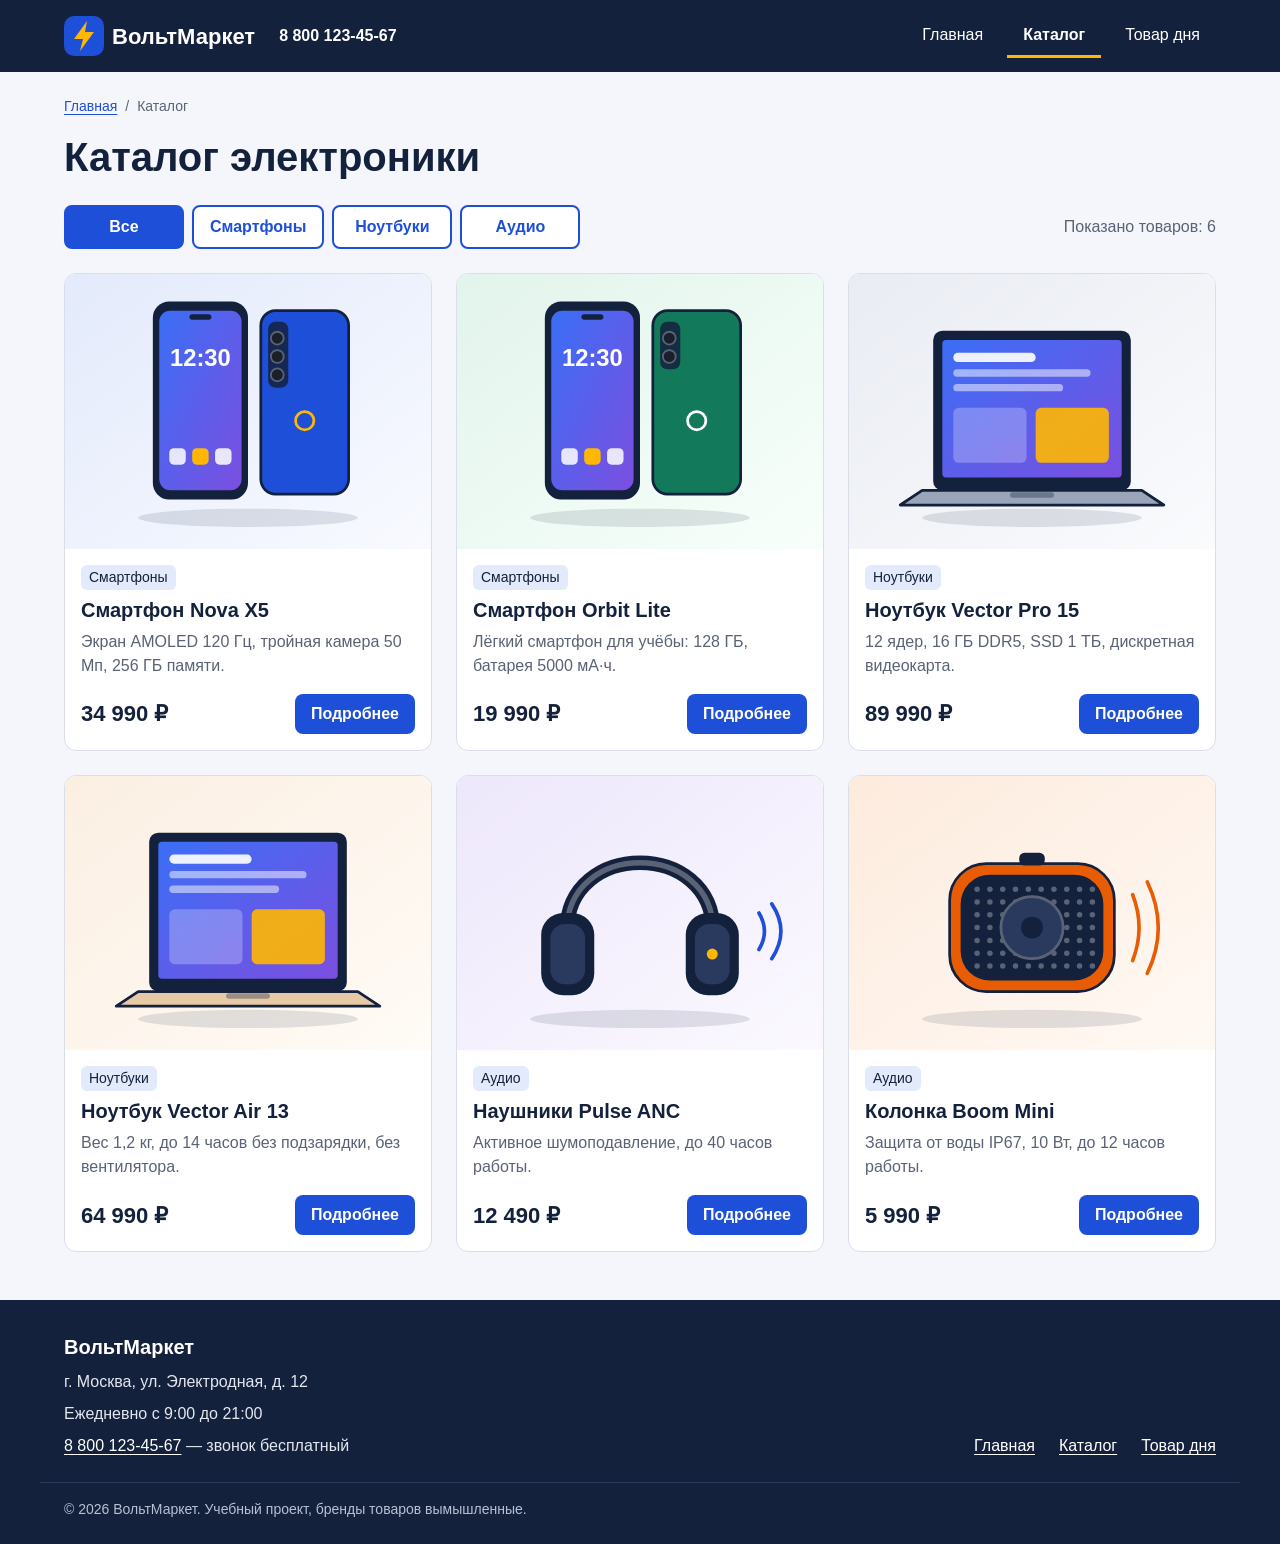
<file: electronics-store/catalog.html>
<!DOCTYPE html>
<html lang="ru">
<head>
  <meta charset="UTF-8">
  <meta name="viewport" content="width=device-width, initial-scale=1">
  <title>Каталог — ВольтМаркет, магазин электроники</title>
  <meta name="description" content="Каталог ВольтМаркета: смартфоны, ноутбуки, наушники и колонки с ценами и характеристиками.">
  <link rel="icon" href="assets/img/favicon.svg" type="image/svg+xml">
  <link rel="stylesheet" href="assets/css/style.css">
</head>
<body>
  <a class="skip-link" href="#main">Перейти к содержимому</a>

  <header class="site-header">
    <div class="container site-header__inner">
      <a class="logo" href="index.html">
        <img class="logo__icon" src="assets/img/logo.svg" alt="" width="40" height="40">
        <span class="logo__text">ВольтМаркет</span>
      </a>
      <a class="site-header__phone" href="tel:+78001234567">8 800 123-45-67</a>
      <nav class="nav" aria-label="Основное меню">
        <ul class="nav__list">
          <li><a class="nav__link" href="index.html">Главная</a></li>
          <li><a class="nav__link" href="catalog.html" aria-current="page">Каталог</a></li>
          <li><a class="nav__link" href="detail.html">Товар дня</a></li>
        </ul>
      </nav>
    </div>
  </header>

  <main id="main" tabindex="-1">
    <div class="container page">
      <nav class="breadcrumbs" aria-label="Хлебные крошки">
        <ol>
          <li><a href="index.html">Главная</a></li>
          <li aria-current="page">Каталог</li>
        </ol>
      </nav>

      <h1 class="page__title">Каталог электроники</h1>

      <section class="filter" aria-labelledby="filter-title">
        <h2 id="filter-title" class="visually-hidden">Фильтр по категориям</h2>
        <div class="filter__buttons" role="group" aria-label="Категория">
          <button class="filter__btn" type="button" data-filter="all" aria-pressed="true">Все</button>
          <button class="filter__btn" type="button" data-filter="phones" aria-pressed="false">Смартфоны</button>
          <button class="filter__btn" type="button" data-filter="laptops" aria-pressed="false">Ноутбуки</button>
          <button class="filter__btn" type="button" data-filter="audio" aria-pressed="false">Аудио</button>
        </div>
        <p id="catalog-count" class="filter__count" role="status">Показано товаров: 6</p>
      </section>

      <section aria-label="Товары">
        <div class="grid catalog-grid">
          <article class="card" data-category="phones">
            <img class="card__img" src="assets/img/nova-x5.svg" alt="Смартфон Nova X5 синего цвета с тройной камерой" width="400" height="300">
            <div class="card__body">
              <p class="card__cat">Смартфоны</p>
              <h2 class="card__title">Смартфон Nova X5</h2>
              <p class="card__text">Экран AMOLED 120 Гц, тройная камера 50 Мп, 256 ГБ памяти.</p>
              <div class="card__footer">
                <p class="card__price">34 990 ₽</p>
                <a class="btn" href="detail.html?id=nova-x5">Подробнее<span class="visually-hidden">: Смартфон Nova X5</span></a>
              </div>
            </div>
          </article>
          <article class="card" data-category="phones">
            <img class="card__img" src="assets/img/orbit-lite.svg" alt="Смартфон Orbit Lite зелёного цвета с двойной камерой" width="400" height="300">
            <div class="card__body">
              <p class="card__cat">Смартфоны</p>
              <h2 class="card__title">Смартфон Orbit Lite</h2>
              <p class="card__text">Лёгкий смартфон для учёбы: 128 ГБ, батарея 5000 мА·ч.</p>
              <div class="card__footer">
                <p class="card__price">19 990 ₽</p>
                <a class="btn" href="detail.html?id=orbit-lite">Подробнее<span class="visually-hidden">: Смартфон Orbit Lite</span></a>
              </div>
            </div>
          </article>
          <article class="card" data-category="laptops">
            <img class="card__img" src="assets/img/vector-pro.svg" alt="Ноутбук Vector Pro 15 в сером корпусе" width="400" height="300">
            <div class="card__body">
              <p class="card__cat">Ноутбуки</p>
              <h2 class="card__title">Ноутбук Vector Pro 15</h2>
              <p class="card__text">12 ядер, 16 ГБ DDR5, SSD 1 ТБ, дискретная видеокарта.</p>
              <div class="card__footer">
                <p class="card__price">89 990 ₽</p>
                <a class="btn" href="detail.html?id=vector-pro">Подробнее<span class="visually-hidden">: Ноутбук Vector Pro 15</span></a>
              </div>
            </div>
          </article>
          <article class="card" data-category="laptops">
            <img class="card__img" src="assets/img/vector-air.svg" alt="Лёгкий ноутбук Vector Air 13 в золотистом корпусе" width="400" height="300">
            <div class="card__body">
              <p class="card__cat">Ноутбуки</p>
              <h2 class="card__title">Ноутбук Vector Air 13</h2>
              <p class="card__text">Вес 1,2 кг, до 14 часов без подзарядки, без вентилятора.</p>
              <div class="card__footer">
                <p class="card__price">64 990 ₽</p>
                <a class="btn" href="detail.html?id=vector-air">Подробнее<span class="visually-hidden">: Ноутбук Vector Air 13</span></a>
              </div>
            </div>
          </article>
          <article class="card" data-category="audio">
            <img class="card__img" src="assets/img/pulse-anc.svg" alt="Чёрные беспроводные наушники Pulse ANC" width="400" height="300">
            <div class="card__body">
              <p class="card__cat">Аудио</p>
              <h2 class="card__title">Наушники Pulse ANC</h2>
              <p class="card__text">Активное шумоподавление, до 40 часов работы.</p>
              <div class="card__footer">
                <p class="card__price">12 490 ₽</p>
                <a class="btn" href="detail.html?id=pulse-anc">Подробнее<span class="visually-hidden">: Наушники Pulse ANC</span></a>
              </div>
            </div>
          </article>
          <article class="card" data-category="audio">
            <img class="card__img" src="assets/img/boom-mini.svg" alt="Оранжевая портативная колонка Boom Mini" width="400" height="300">
            <div class="card__body">
              <p class="card__cat">Аудио</p>
              <h2 class="card__title">Колонка Boom Mini</h2>
              <p class="card__text">Защита от воды IP67, 10 Вт, до 12 часов работы.</p>
              <div class="card__footer">
                <p class="card__price">5 990 ₽</p>
                <a class="btn" href="detail.html?id=boom-mini">Подробнее<span class="visually-hidden">: Колонка Boom Mini</span></a>
              </div>
            </div>
          </article>
        </div>
      </section>
    </div>
  </main>

  <footer class="site-footer">
    <div class="container site-footer__inner">
      <div>
        <p class="site-footer__brand">ВольтМаркет</p>
        <p>г. Москва, ул. Электродная, д. 12</p>
        <p>Ежедневно с 9:00 до 21:00</p>
        <p><a href="tel:+78001234567">8 800 123-45-67</a> — звонок бесплатный</p>
      </div>
      <nav aria-label="Меню в подвале">
        <ul class="site-footer__links">
          <li><a href="index.html">Главная</a></li>
          <li><a href="catalog.html">Каталог</a></li>
          <li><a href="detail.html">Товар дня</a></li>
        </ul>
      </nav>
    </div>
    <p class="container site-footer__copy">© 2026 ВольтМаркет. Учебный проект, бренды товаров вымышленные.</p>
  </footer>

  <script src="assets/js/catalog.js"></script>
</body>
</html>
</file>
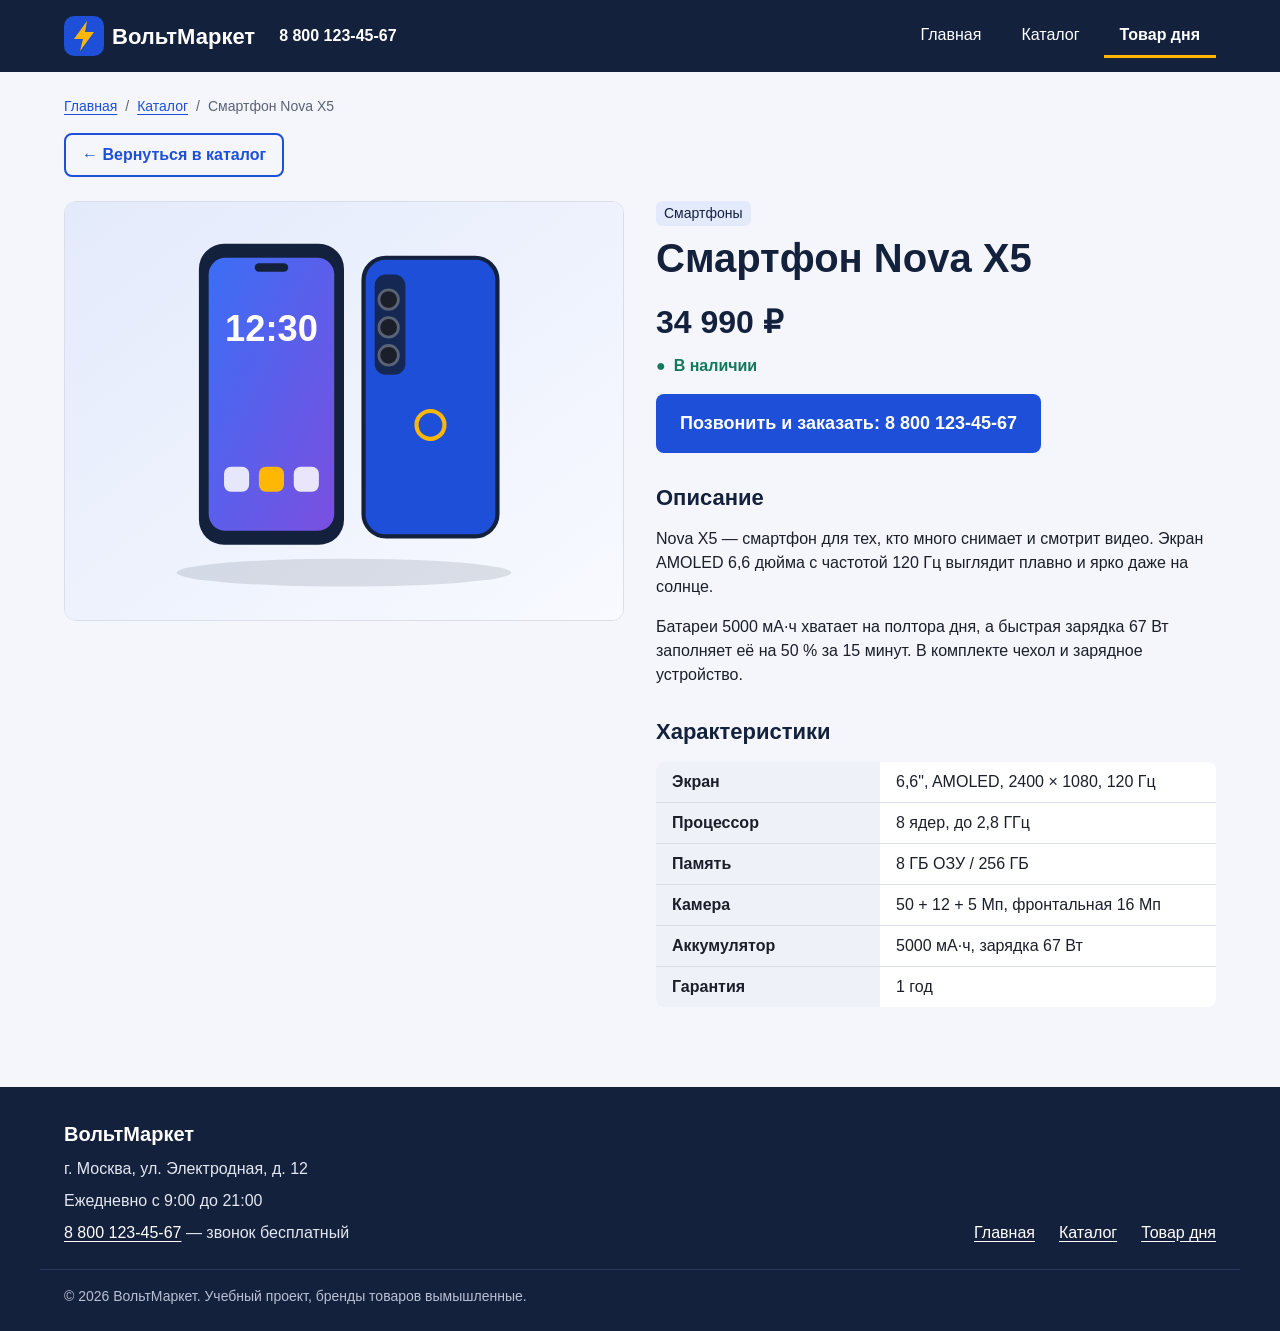
<file: electronics-store/detail.html>
<!DOCTYPE html>
<html lang="ru">
<head>
  <meta charset="UTF-8">
  <meta name="viewport" content="width=device-width, initial-scale=1">
  <title>Смартфон Nova X5 — ВольтМаркет, магазин электроники</title>
  <meta name="description" content="Подробная информация о товаре: цена, наличие, описание и характеристики.">
  <link rel="icon" href="assets/img/favicon.svg" type="image/svg+xml">
  <link rel="stylesheet" href="assets/css/style.css">
</head>
<body>
  <a class="skip-link" href="#main">Перейти к содержимому</a>

  <header class="site-header">
    <div class="container site-header__inner">
      <a class="logo" href="index.html">
        <img class="logo__icon" src="assets/img/logo.svg" alt="" width="40" height="40">
        <span class="logo__text">ВольтМаркет</span>
      </a>
      <a class="site-header__phone" href="tel:+78001234567">8 800 123-45-67</a>
      <nav class="nav" aria-label="Основное меню">
        <ul class="nav__list">
          <li><a class="nav__link" href="index.html">Главная</a></li>
          <li><a class="nav__link" href="catalog.html">Каталог</a></li>
          <li><a class="nav__link" href="detail.html" aria-current="page">Товар дня</a></li>
        </ul>
      </nav>
    </div>
  </header>

  <main id="main" tabindex="-1">
    <div class="container page">
      <nav class="breadcrumbs" aria-label="Хлебные крошки">
        <ol>
          <li><a href="index.html">Главная</a></li>
          <li><a href="catalog.html">Каталог</a></li>
          <li id="crumb-current" aria-current="page">Смартфон Nova X5</li>
        </ol>
      </nav>

      <a class="back-link" href="catalog.html">← Вернуться в каталог</a>

      <article id="product" class="product">
        <img id="product-img" class="product__img" src="assets/img/nova-x5.svg" alt="Смартфон Nova X5 синего цвета: вид спереди с ярким экраном и вид сзади с тройной камерой" width="400" height="300">
        <div class="product__info">
          <p id="product-category" class="card__cat">Смартфоны</p>
          <h1 id="product-title" class="product__title">Смартфон Nova X5</h1>
          <div id="not-found" class="not-found" hidden>
            <p>Такого товара нет в каталоге. Возможно, ссылка устарела или товар снят с продажи.</p>
            <a class="btn" href="catalog.html">Открыть каталог</a>
          </div>
          <p id="product-price" class="product__price">34 990 ₽</p>
          <p id="product-stock" class="product__stock">В наличии</p>
          <a id="product-call" class="btn btn--large product__call" href="tel:+78001234567">Позвонить и заказать: 8 800 123-45-67</a>

          <section id="product-desc-section" class="product__section" aria-labelledby="desc-title">
            <h2 id="desc-title" class="product__subtitle">Описание</h2>
            <div id="product-desc">
              <p>Nova X5 — смартфон для тех, кто много снимает и смотрит видео. Экран AMOLED 6,6 дюйма с частотой 120 Гц выглядит плавно и ярко даже на солнце.</p>
              <p>Батареи 5000 мА·ч хватает на полтора дня, а быстрая зарядка 67 Вт заполняет её на 50 % за 15 минут. В комплекте чехол и зарядное устройство.</p>
            </div>
          </section>

          <section id="product-specs-section" class="product__section" aria-labelledby="specs-title">
            <h2 id="specs-title" class="product__subtitle">Характеристики</h2>
            <table class="specs">
              <tbody id="product-specs">
                <tr><th scope="row">Экран</th><td>6,6", AMOLED, 2400 × 1080, 120 Гц</td></tr>
                <tr><th scope="row">Процессор</th><td>8 ядер, до 2,8 ГГц</td></tr>
                <tr><th scope="row">Память</th><td>8 ГБ ОЗУ / 256 ГБ</td></tr>
                <tr><th scope="row">Камера</th><td>50 + 12 + 5 Мп, фронтальная 16 Мп</td></tr>
                <tr><th scope="row">Аккумулятор</th><td>5000 мА·ч, зарядка 67 Вт</td></tr>
                <tr><th scope="row">Гарантия</th><td>1 год</td></tr>
              </tbody>
            </table>
          </section>
        </div>
      </article>

    </div>
  </main>

  <footer class="site-footer">
    <div class="container site-footer__inner">
      <div>
        <p class="site-footer__brand">ВольтМаркет</p>
        <p>г. Москва, ул. Электродная, д. 12</p>
        <p>Ежедневно с 9:00 до 21:00</p>
        <p><a href="tel:+78001234567">8 800 123-45-67</a> — звонок бесплатный</p>
      </div>
      <nav aria-label="Меню в подвале">
        <ul class="site-footer__links">
          <li><a href="index.html">Главная</a></li>
          <li><a href="catalog.html">Каталог</a></li>
          <li><a href="detail.html">Товар дня</a></li>
        </ul>
      </nav>
    </div>
    <p class="container site-footer__copy">© 2026 ВольтМаркет. Учебный проект, бренды товаров вымышленные.</p>
  </footer>

  <script src="assets/js/products.js"></script>
  <script src="assets/js/detail.js"></script>
</body>
</html>
</file>
<file: style.css>
:root{--bg:#0e0e11;--panel:#17171b;--line:#27272d;--fg:#ececf1;--dim:#9a9aa6;--acc:#22d3c5;--acc2:#3b7bff}
@media (prefers-color-scheme:light){:root{--bg:#fafafa;--panel:#fff;--line:#e5e5ea;--fg:#141418;--dim:#5d5d68;--acc:#0fa89c;--acc2:#2f62d8}}
*{box-sizing:border-box}html{scroll-behavior:smooth}
body{margin:0;background:var(--bg);color:var(--fg);font:16px/1.6 system-ui,-apple-system,"Segoe UI",Roboto,sans-serif}
a{color:var(--acc)}img{max-width:100%;display:block}
.wrap{max-width:1080px;margin:0 auto;padding:0 20px}
header.top{position:sticky;top:0;z-index:5;background:color-mix(in srgb,var(--bg) 88%,transparent);backdrop-filter:blur(10px);border-bottom:1px solid var(--line)}
header.top .wrap{display:flex;align-items:center;gap:22px;height:62px}
.logo{display:flex;align-items:center;gap:10px;font-weight:800;font-size:19px;color:var(--fg);text-decoration:none}
.logo img{width:32px;height:32px;border-radius:8px}
header.top nav{display:flex;gap:18px;margin-left:auto;flex-wrap:wrap}
header.top nav a{color:var(--dim);text-decoration:none;font-size:15px}header.top nav a:hover,header.top nav a.on{color:var(--fg)}
.btn{display:inline-block;padding:12px 22px;border-radius:10px;font-weight:700;text-decoration:none;background:var(--acc);color:#002a27}
.btn.ghost{background:transparent;color:var(--fg);border:1px solid var(--line)}
.hero{padding:72px 0 40px;text-align:center}
.hero h1{font-size:46px;line-height:1.12;margin:0 0 16px;letter-spacing:-.02em}
.hero h1 span{background:linear-gradient(90deg,var(--acc),var(--acc2));-webkit-background-clip:text;background-clip:text;color:transparent}
.hero p{font-size:19px;color:var(--dim);max-width:720px;margin:0 auto 28px}
.hero .cta{display:flex;gap:12px;justify-content:center;flex-wrap:wrap}
.shot{border-radius:14px;border:1px solid var(--line);box-shadow:0 20px 60px #0006;margin:44px auto 0}
section{padding:56px 0;border-top:1px solid var(--line)}
section h2{font-size:30px;margin:0 0 10px;letter-spacing:-.01em}section .lead{color:var(--dim);margin:0 0 30px;max-width:720px}
.grid{display:grid;grid-template-columns:repeat(auto-fit,minmax(240px,1fr));gap:16px}
.card{background:var(--panel);border:1px solid var(--line);border-radius:14px;padding:20px}
.card h3{margin:0 0 6px;font-size:17px}.card p{margin:0;color:var(--dim);font-size:15px}
.ic{font-size:26px;margin-bottom:8px}
.steps{counter-reset:s;display:grid;grid-template-columns:repeat(auto-fit,minmax(220px,1fr));gap:16px}
.steps .card{position:relative;padding-top:46px}
.steps .card::before{counter-increment:s;content:counter(s);position:absolute;top:14px;left:20px;width:26px;height:26px;border-radius:50%;background:var(--acc);color:#002a27;font-weight:800;display:flex;align-items:center;justify-content:center;font-size:14px}
.two{display:grid;grid-template-columns:1.1fr 1fr;gap:34px;align-items:center}
@media (max-width:820px){.two{grid-template-columns:1fr}.hero h1{font-size:34px}header.top nav{gap:12px}}
details{background:var(--panel);border:1px solid var(--line);border-radius:12px;padding:14px 18px;margin-bottom:10px}
details summary{cursor:pointer;font-weight:700}details p{color:var(--dim);margin:10px 0 0}
.page{padding:48px 0}.page h1{font-size:36px;margin:0 0 6px}.page h2{font-size:20px;margin:30px 0 8px}.dim{color:var(--dim)}
footer{border-top:1px solid var(--line);padding:34px 0;color:var(--dim);font-size:14px}
footer .wrap{display:flex;gap:24px;flex-wrap:wrap;justify-content:space-between}
footer a{color:var(--dim);text-decoration:none;margin-right:16px}footer a:hover{color:var(--fg)}
table.req{border-collapse:collapse;width:100%}table.req td{border-top:1px solid var(--line);padding:10px 8px;vertical-align:top}table.req td:first-child{color:var(--dim);width:38%}
</file>
<file: electronics-store/assets/css/style.css>
/* ВольтМаркет — основные стили.
   Шаг отступов 8 px. Цвета и размеры описаны в docs/design.md. */

:root {
  --c-primary: #1E4FD8;
  --c-primary-hover: #163BA6;
  --c-dark: #14213D;
  --c-dark-2: #2A3A5E;
  --c-accent: #FFB703;
  --c-bg: #F4F6FB;
  --c-surface: #FFFFFF;
  --c-text: #1B1F2A;
  --c-muted: #5A6275;
  --c-success: #13795B;
  --c-border: #D9DEE8;
  --radius: 12px;
  --radius-sm: 8px;
  --gap: 24px;
  --font: "Segoe UI", Roboto, "Helvetica Neue", Arial, sans-serif;
}

/* ---------- Сброс и база ---------- */
*,
*::before,
*::after { box-sizing: border-box; }

html { -webkit-text-size-adjust: 100%; }

body {
  margin: 0;
  font-family: var(--font);
  font-size: 16px;
  line-height: 1.5;
  color: var(--c-text);
  background: var(--c-bg);
  display: flex;
  flex-direction: column;
  min-height: 100vh;
}

main { flex: 1; }
main:focus { outline: none; }

img { max-width: 100%; height: auto; display: block; }

h1, h2, h3 { margin: 0; line-height: 1.2; color: var(--c-dark); }
h1 { font-size: 40px; }
h2 { font-size: 28px; }
h3 { font-size: 20px; }
p { margin: 0 0 16px; }
ul, ol { margin: 0; padding: 0; list-style: none; }

a { color: var(--c-primary); text-underline-offset: 3px; }
a:hover { color: var(--c-primary-hover); }

/* Видимый фокус для ссылок и кнопок (Т5) */
a:focus-visible,
button:focus-visible {
  outline: 3px solid var(--c-accent);
  outline-offset: 2px;
  border-radius: 4px;
}

.container {
  width: 100%;
  max-width: 1200px;
  margin: 0 auto;
  padding: 0 24px;
}

/* Атрибут hidden должен скрывать элемент, даже если для него задан display */
[hidden] { display: none !important; }

.visually-hidden {
  position: absolute !important;
  width: 1px; height: 1px;
  margin: -1px; padding: 0;
  overflow: hidden;
  clip: rect(0 0 0 0);
  white-space: nowrap;
  border: 0;
}

.skip-link {
  position: absolute;
  left: 16px;
  top: -64px;
  z-index: 10;
  padding: 8px 16px;
  background: var(--c-accent);
  color: var(--c-dark);
  font-weight: 700;
  border-radius: var(--radius-sm);
}
.skip-link:focus { top: 8px; }

/* ---------- Кнопки ---------- */
.btn {
  display: inline-block;
  padding: 8px 16px;
  background: var(--c-primary);
  color: #fff;
  font-weight: 600;
  text-decoration: none;
  border-radius: var(--radius-sm);
  transition: background-color .15s;
}
.btn:hover { background: var(--c-primary-hover); color: #fff; text-decoration: underline; }
.btn--large { padding: 16px 24px; font-size: 18px; }

/* ---------- Шапка ---------- */
.site-header { background: var(--c-dark); color: #fff; }

.site-header__inner {
  display: flex;
  align-items: center;
  gap: 24px;
  min-height: 72px;
  padding-top: 8px;
  padding-bottom: 8px;
}

.logo {
  display: flex;
  align-items: center;
  gap: 8px;
  color: #fff;
  text-decoration: none;
  font-size: 22px;
  font-weight: 700;
}
.logo:hover { color: var(--c-accent); }

.site-header__phone {
  color: #fff;
  text-decoration: none;
  font-weight: 600;
  white-space: nowrap;
}
.site-header__phone:hover { color: var(--c-accent); text-decoration: underline; }

.nav { margin-left: auto; }
.nav__list { display: flex; gap: 8px; }

.nav__link {
  display: block;
  padding: 8px 16px;
  color: #fff;
  text-decoration: none;
  border-bottom: 3px solid transparent;
  white-space: nowrap;
}
.nav__link:hover { color: var(--c-accent); border-bottom-color: rgba(255, 183, 3, .5); }
.nav__link[aria-current="page"] { border-bottom-color: var(--c-accent); font-weight: 700; }

/* ---------- Промо-блок главной ---------- */
.hero { background: linear-gradient(135deg, #E3EAFB, #F4F6FB); padding: 48px 0; }
.hero__inner {
  display: grid;
  grid-template-columns: 1fr 1fr;
  align-items: center;
  gap: var(--gap);
}
.hero__lead { font-size: 18px; color: var(--c-muted); margin: 16px 0 24px; max-width: 520px; }
.hero__img { width: 100%; border-radius: var(--radius); }

/* ---------- Секции ---------- */
.section { padding: 48px 0 0; }
.section:last-child { padding-bottom: 48px; }
.section__title { margin-bottom: 24px; }

/* ---------- Категории ---------- */
.categories {
  display: grid;
  grid-template-columns: repeat(3, 1fr);
  gap: var(--gap);
}
.category {
  display: block;
  height: 100%;
  padding: 24px;
  background: var(--c-surface);
  border: 1px solid var(--c-border);
  border-radius: var(--radius);
  text-decoration: none;
  transition: border-color .15s, box-shadow .15s;
}
.category:hover { border-color: var(--c-primary); box-shadow: 0 4px 16px rgba(20, 33, 61, .08); }
.category__name { display: block; font-size: 20px; font-weight: 700; color: var(--c-dark); }
.category:hover .category__name { text-decoration: underline; }
.category__count { display: block; margin-top: 8px; color: var(--c-muted); font-size: 14px; }

/* ---------- Сетка карточек (Т2, Т4) ---------- */
.grid {
  display: grid;
  grid-template-columns: repeat(3, 1fr);
  gap: var(--gap);
}

.card {
  display: flex;
  flex-direction: column;
  background: var(--c-surface);
  border: 1px solid var(--c-border);
  border-radius: var(--radius);
  overflow: hidden;
}

.card__img {
  width: 100%;
  aspect-ratio: 4 / 3;
  object-fit: contain;
  background: var(--c-bg);
}

.card__body {
  display: flex;
  flex-direction: column;
  flex: 1;
  padding: 16px;
}

.card__cat {
  display: inline-block;
  align-self: flex-start;
  margin-bottom: 8px;
  padding: 2px 8px;
  font-size: 14px;
  color: var(--c-dark);
  background: #E3EAFB;
  border-radius: 6px;
}

.card__title { font-size: 20px; font-weight: 600; margin-bottom: 8px; }
.card__text { color: var(--c-muted); flex: 1; }

.card__footer {
  display: flex;
  align-items: center;
  justify-content: space-between;
  flex-wrap: wrap;
  gap: 8px;
}
.card__price { margin: 0; font-size: 22px; font-weight: 700; color: var(--c-dark); }

/* ---------- Преимущества ---------- */
.benefits {
  display: grid;
  grid-template-columns: repeat(3, 1fr);
  gap: var(--gap);
}
.benefit {
  padding: 24px;
  background: var(--c-surface);
  border-radius: var(--radius);
  border-left: 4px solid var(--c-accent);
}
.benefit__title { margin-bottom: 8px; }
.benefit p { margin: 0; color: var(--c-muted); }

/* ---------- Внутренние страницы ---------- */
.page { padding-top: 24px; padding-bottom: 48px; }
.page__title { margin-bottom: 24px; }

.breadcrumbs { margin-bottom: 16px; font-size: 14px; color: var(--c-muted); }
.breadcrumbs ol { display: flex; flex-wrap: wrap; }
.breadcrumbs li + li::before { content: "/"; margin: 0 8px; }

/* ---------- Фильтр (Т6) ---------- */
.filter {
  display: flex;
  flex-wrap: wrap;
  align-items: center;
  justify-content: space-between;
  gap: 16px;
  margin-bottom: 24px;
}
.filter__buttons { display: flex; flex-wrap: wrap; gap: 8px; }
.filter__btn {
  min-width: 120px;
  padding: 8px 16px;
  font: inherit;
  font-weight: 600;
  color: var(--c-primary);
  background: var(--c-surface);
  border: 2px solid var(--c-primary);
  border-radius: var(--radius-sm);
  cursor: pointer;
}
.filter__btn:hover { background: #E3EAFB; }
.filter__btn[aria-pressed="true"] { background: var(--c-primary); color: #fff; }
.filter__count { margin: 0; color: var(--c-muted); }

/* ---------- Подробности (Т3) ---------- */
.back-link {
  display: inline-block;
  margin-bottom: 24px;
  padding: 8px 16px;
  border: 2px solid var(--c-primary);
  border-radius: var(--radius-sm);
  font-weight: 600;
  text-decoration: none;
}
.back-link:hover { text-decoration: underline; }

.product {
  display: grid;
  grid-template-columns: 1fr 1fr;
  gap: 32px;
  align-items: start;
}
.product--missing { grid-template-columns: 1fr; }
.product__img {
  width: 100%;
  aspect-ratio: 4 / 3;
  object-fit: contain;
  background: var(--c-surface);
  border: 1px solid var(--c-border);
  border-radius: var(--radius);
}
.product__title { margin-bottom: 16px; }
.product__price { font-size: 32px; font-weight: 700; color: var(--c-dark); margin-bottom: 8px; }
.product__stock { color: var(--c-success); font-weight: 600; }
.product__stock::before { content: "●"; margin-right: 8px; }
.product__stock--order { color: #9A5B00; }
.product__call { margin-bottom: 32px; }
.product__section { margin-bottom: 32px; }
.product__subtitle { font-size: 22px; margin-bottom: 16px; }

.specs {
  width: 100%;
  border-collapse: collapse;
  background: var(--c-surface);
  border-radius: var(--radius-sm);
  overflow: hidden;
}
.specs th,
.specs td {
  padding: 8px 16px;
  text-align: left;
  vertical-align: top;
  border-bottom: 1px solid var(--c-border);
}
.specs th { width: 40%; font-weight: 600; background: #EEF1F8; }
.specs tr:last-child th,
.specs tr:last-child td { border-bottom: 0; }

.not-found p { color: var(--c-muted); }

/* ---------- Подвал ---------- */
.site-footer { background: var(--c-dark); color: #E3E7F0; padding: 32px 0 16px; }
.site-footer a { color: #fff; }
.site-footer a:hover { color: var(--c-accent); }
.site-footer p { margin-bottom: 8px; }
.site-footer__inner {
  display: flex;
  justify-content: space-between;
  align-items: flex-end; /* меню подвала на уровне последней строки контактов: порядок Tab сверху вниз */
  flex-wrap: wrap;
  gap: 24px;
}
.site-footer__inner > div p:last-child { margin-bottom: 0; }
.site-footer__brand { font-size: 20px; font-weight: 700; color: #fff; }
.site-footer__links { display: flex; flex-wrap: wrap; gap: 8px 24px; }
.site-footer__copy {
  margin-top: 24px;
  padding-top: 16px;
  border-top: 1px solid var(--c-dark-2);
  font-size: 14px;
  color: #B8C0D3;
}

/* ================= Адаптация ================= */

/* Планшет: 640–1023 px — 2 колонки */
@media (max-width: 1023px) {
  h1 { font-size: 34px; }
  .grid,
  .categories,
  .benefits { grid-template-columns: repeat(2, 1fr); }
  .hero__inner,
  .product { grid-template-columns: 1fr; }
  .hero__img { max-width: 480px; }
  .product__img { max-width: 560px; }
}

/* Телефон: < 640 px — 1 колонка, меню под логотипом */
@media (max-width: 639px) {
  :root { --gap: 16px; }
  h1 { font-size: 28px; }
  h2 { font-size: 22px; }
  .container { padding: 0 16px; }

  .site-header__inner {
    flex-wrap: wrap;
    gap: 8px 16px;
    padding-top: 12px;
    padding-bottom: 12px;
  }
  .logo { font-size: 19px; }
  .logo__icon { width: 32px; height: 32px; }
  .site-header__phone { margin-left: auto; font-size: 14px; }
  .nav { margin-left: 0; width: 100%; }
  .nav__list { gap: 4px; }
  .nav__list li { flex: 1; }
  .nav__link {
    padding: 8px 4px;
    text-align: center;
    background: var(--c-dark-2);
    border-radius: 6px 6px 0 0;
    font-size: 15px;
  }

  .hero { padding: 32px 0; }
  .hero__lead { font-size: 16px; }
  .btn--large { display: block; text-align: center; font-size: 17px; }

  .section { padding-top: 32px; }
  .section:last-child { padding-bottom: 32px; }
  .section__title { margin-bottom: 16px; }

  .grid,
  .categories,
  .benefits { grid-template-columns: 1fr; }

  .category { padding: 16px; }
  .card__title { font-size: 18px; }
  .card__price { font-size: 20px; }

  .filter__buttons { display: grid; grid-template-columns: 1fr 1fr; width: 100%; }
  .filter__btn { min-width: 0; }

  .product__price { font-size: 26px; }
  .specs th,
  .specs td { padding: 8px; }
  .specs th { width: 45%; }
}
</file>
